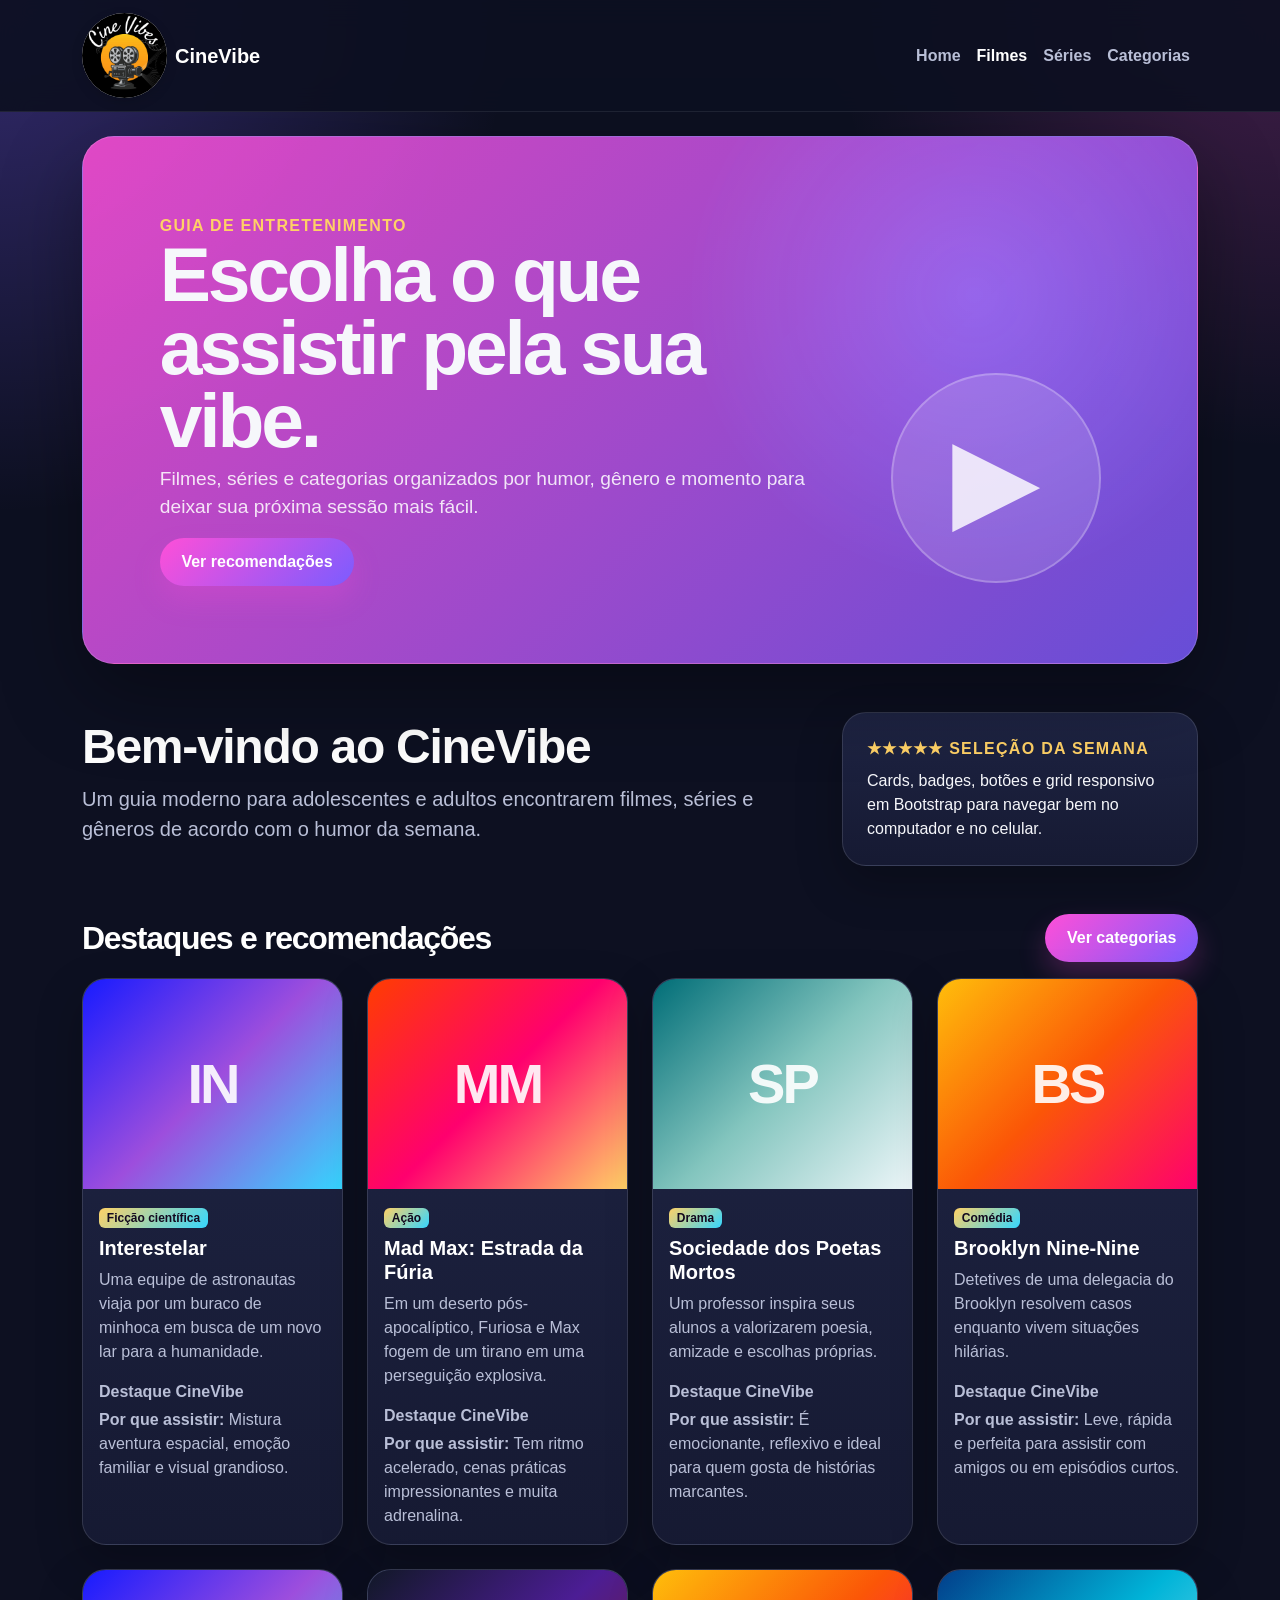
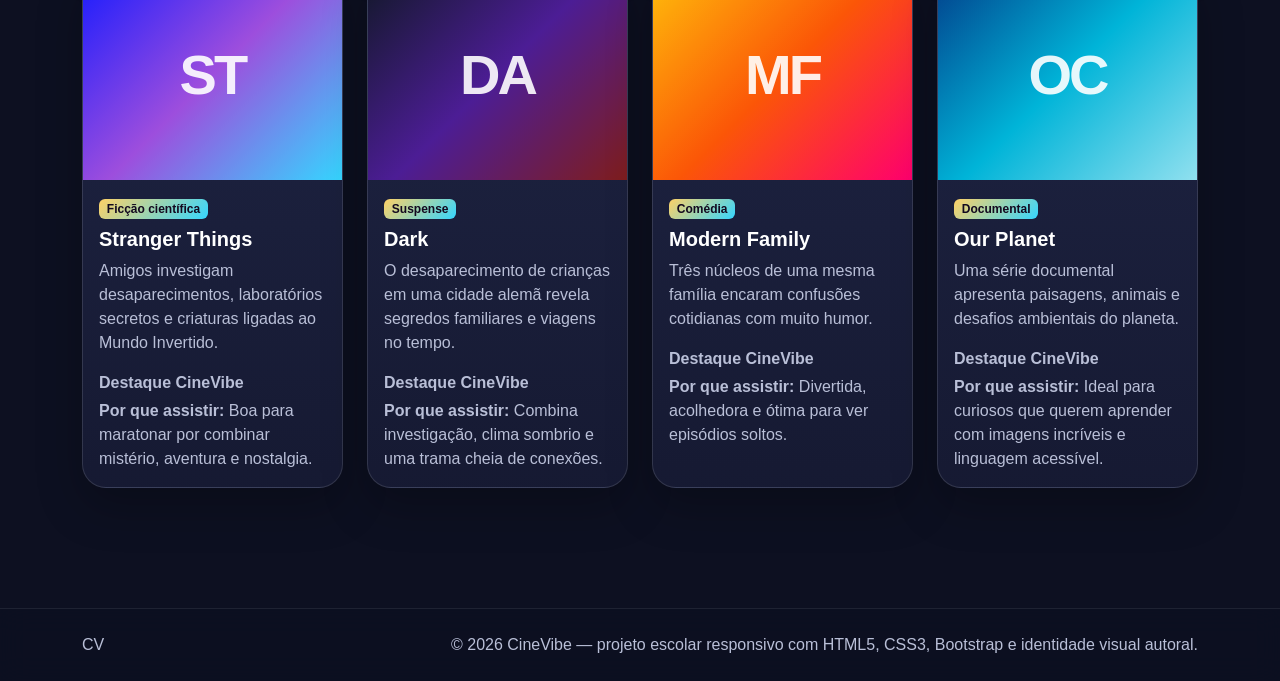
<file: CineVibes/index.html>
<!doctype html>
<html lang="pt-BR">
  <head>
    <meta charset="utf-8">
    <meta name="viewport" content="width=device-width, initial-scale=1">
    <meta
      name="description"
      content="CineVibe indica filmes e séries reais por vibe, gênero e momento."
    >
    <title>Home | CineVibe</title>
    <link
      href="https://cdn.jsdelivr.net/npm/bootstrap@5.3.3/dist/css/bootstrap.min.css"
      rel="stylesheet"
    >
    <link rel="stylesheet" href="indexstyle.css">
  </head>
  <body>
    <nav class="navbar navbar-expand-lg sticky-top">
      <div class="container">
        <a class="navbar-brand d-flex align-items-center gap-2" href="index.html" aria-label="CineVibe - página inicial">
            <span class="logo" aria-hidden="true">
                <img src="img/logo.png" alt="Logo do site"></span>
          <span class="fw-bold text-white">CineVibe</span>
        </a>
        <button
          class="navbar-toggler bg-light"
          type="button"
          data-bs-toggle="collapse"
          data-bs-target="#menu"
          aria-controls="menu"
          aria-expanded="false"
          aria-label="Abrir menu de navegação"
        >
          <span class="navbar-toggler-icon"></span>
        </button>
        <div class="collapse navbar-collapse" id="menu">
          <ul class="navbar-nav ms-auto">
            <li class="nav-item"><a class="nav-link" href="index.html">Home</a></li>
            <li class="nav-item"><a class="nav-link active" href="filmes.html">Filmes</a></li>
            <li class="nav-item"><a class="nav-link" href="series.html">Séries</a></li>
            <li class="nav-item"><a class="nav-link" href="categorias.html">Categorias</a></li>
          </ul>
        </div>
      </div>
    </nav>

    <main class="container py-4">
      <section class="hero mb-5">
        <div class="hero-content">
          <span class="eyebrow">Guia de entretenimento</span>
          <h1>Escolha o que assistir pela sua vibe.</h1>
          <p>
            Filmes, séries e categorias organizados por humor, gênero e momento
            para deixar sua próxima sessão mais fácil.
          </p>
          <a class="btn btn-vibe" href="#recomendacoes">Ver recomendações</a>
        </div>
      </section>

      <section class="row align-items-center g-4 mb-5" id="categorias">
        <div class="col-lg-8">
          <h2 class="display-5 section-title">Bem-vindo ao CineVibe</h2>
          <p class="lead">
            Um guia moderno para adolescentes e adultos encontrarem filmes,
            séries e gêneros de acordo com o humor da semana.
          </p>
        </div>
        <div class="col-lg-4">
          <div class="info-strip p-4">
            <p class="mb-2 rating">★★★★★ seleção da semana</p>
            <p class="mb-0">
              Cards, badges, botões e grid responsivo em Bootstrap para navegar
              bem no computador e no celular.
            </p>
          </div>
        </div>
      </section>

      <section class="mb-5" id="recomendacoes">
        <div class="d-flex flex-column flex-md-row justify-content-between align-items-md-center gap-3 mb-3">
          <h2 class="section-title mb-0">Destaques e recomendações</h2>
          <a class="btn btn-vibe" href="#categorias">Ver categorias</a>
        </div>

        <div class="row row-cols-1 row-cols-sm-2 row-cols-lg-4 g-4">
          <article class="col" id="filmes">
            <div class="card vibe-card poster-space">
              <div class="poster-shape">IN</div>
              <div class="card-body">
                <span class="badge badge-vibe mb-2">Ficção científica</span>
                <h3 class="h5">Interestelar</h3>
                <p>Uma equipe de astronautas viaja por um buraco de minhoca em busca de um novo lar para a humanidade.</p>
                <p class="text-muted-custom mb-1"><strong>Destaque CineVibe</strong></p>
                <p class="mb-0"><strong>Por que assistir:</strong> Mistura aventura espacial, emoção familiar e visual grandioso.</p>
              </div>
            </div>
          </article>

          <article class="col">
            <div class="card vibe-card poster-action">
              <div class="poster-shape">MM</div>
              <div class="card-body">
                <span class="badge badge-vibe mb-2">Ação</span>
                <h3 class="h5">Mad Max: Estrada da Fúria</h3>
                <p>Em um deserto pós-apocalíptico, Furiosa e Max fogem de um tirano em uma perseguição explosiva.</p>
                <p class="text-muted-custom mb-1"><strong>Destaque CineVibe</strong></p>
                <p class="mb-0"><strong>Por que assistir:</strong> Tem ritmo acelerado, cenas práticas impressionantes e muita adrenalina.</p>
              </div>
            </div>
          </article>

          <article class="col">
            <div class="card vibe-card poster-drama">
              <div class="poster-shape">SP</div>
              <div class="card-body">
                <span class="badge badge-vibe mb-2">Drama</span>
                <h3 class="h5">Sociedade dos Poetas Mortos</h3>
                <p>Um professor inspira seus alunos a valorizarem poesia, amizade e escolhas próprias.</p>
                <p class="text-muted-custom mb-1"><strong>Destaque CineVibe</strong></p>
                <p class="mb-0"><strong>Por que assistir:</strong> É emocionante, reflexivo e ideal para quem gosta de histórias marcantes.</p>
              </div>
            </div>
          </article>

          <article class="col">
            <div class="card vibe-card poster-comedy">
              <div class="poster-shape">BS</div>
              <div class="card-body">
                <span class="badge badge-vibe mb-2">Comédia</span>
                <h3 class="h5">Brooklyn Nine-Nine</h3>
                <p>Detetives de uma delegacia do Brooklyn resolvem casos enquanto vivem situações hilárias.</p>
                <p class="text-muted-custom mb-1"><strong>Destaque CineVibe</strong></p>
                <p class="mb-0"><strong>Por que assistir:</strong> Leve, rápida e perfeita para assistir com amigos ou em episódios curtos.</p>
              </div>
            </div>
          </article>

          <article class="col" id="series">
            <div class="card vibe-card poster-space">
              <div class="poster-shape">ST</div>
              <div class="card-body">
                <span class="badge badge-vibe mb-2">Ficção científica</span>
                <h3 class="h5">Stranger Things</h3>
                <p>Amigos investigam desaparecimentos, laboratórios secretos e criaturas ligadas ao Mundo Invertido.</p>
                <p class="text-muted-custom mb-1"><strong>Destaque CineVibe</strong></p>
                <p class="mb-0"><strong>Por que assistir:</strong> Boa para maratonar por combinar mistério, aventura e nostalgia.</p>
              </div>
            </div>
          </article>

          <article class="col">
            <div class="card vibe-card poster-suspense">
              <div class="poster-shape">DA</div>
              <div class="card-body">
                <span class="badge badge-vibe mb-2">Suspense</span>
                <h3 class="h5">Dark</h3>
                <p>O desaparecimento de crianças em uma cidade alemã revela segredos familiares e viagens no tempo.</p>
                <p class="text-muted-custom mb-1"><strong>Destaque CineVibe</strong></p>
                <p class="mb-0"><strong>Por que assistir:</strong> Combina investigação, clima sombrio e uma trama cheia de conexões.</p>
              </div>
            </div>
          </article>

          <article class="col">
            <div class="card vibe-card poster-comedy">
              <div class="poster-shape">MF</div>
              <div class="card-body">
                <span class="badge badge-vibe mb-2">Comédia</span>
                <h3 class="h5">Modern Family</h3>
                <p>Três núcleos de uma mesma família encaram confusões cotidianas com muito humor.</p>
                <p class="text-muted-custom mb-1"><strong>Destaque CineVibe</strong></p>
                <p class="mb-0"><strong>Por que assistir:</strong> Divertida, acolhedora e ótima para ver episódios soltos.</p>
              </div>
            </div>
          </article>

          <article class="col">
            <div class="card vibe-card poster-doc">
              <div class="poster-shape">OC</div>
              <div class="card-body">
                <span class="badge badge-vibe mb-2">Documental</span>
                <h3 class="h5">Our Planet</h3>
                <p>Uma série documental apresenta paisagens, animais e desafios ambientais do planeta.</p>
                <p class="text-muted-custom mb-1"><strong>Destaque CineVibe</strong></p>
                <p class="mb-0"><strong>Por que assistir:</strong> Ideal para curiosos que querem aprender com imagens incríveis e linguagem acessível.</p>
              </div>
            </div>
          </article>
        </div>
      </section>
    </main>

    <footer class="footer py-4 mt-5">
      <div class="container d-flex flex-column flex-md-row align-items-center justify-content-between gap-3">
        <span class="logo-mark" aria-hidden="true">CV</span>
        <p class="mb-0">© 2026 CineVibe — projeto escolar responsivo com HTML5, CSS3, Bootstrap e identidade visual autoral.</p>
      </div>
    </footer>

    <script src="https://cdn.jsdelivr.net/npm/bootstrap@5.3.3/dist/js/bootstrap.bundle.min.js"></script>
  </body>
</html>
</file>
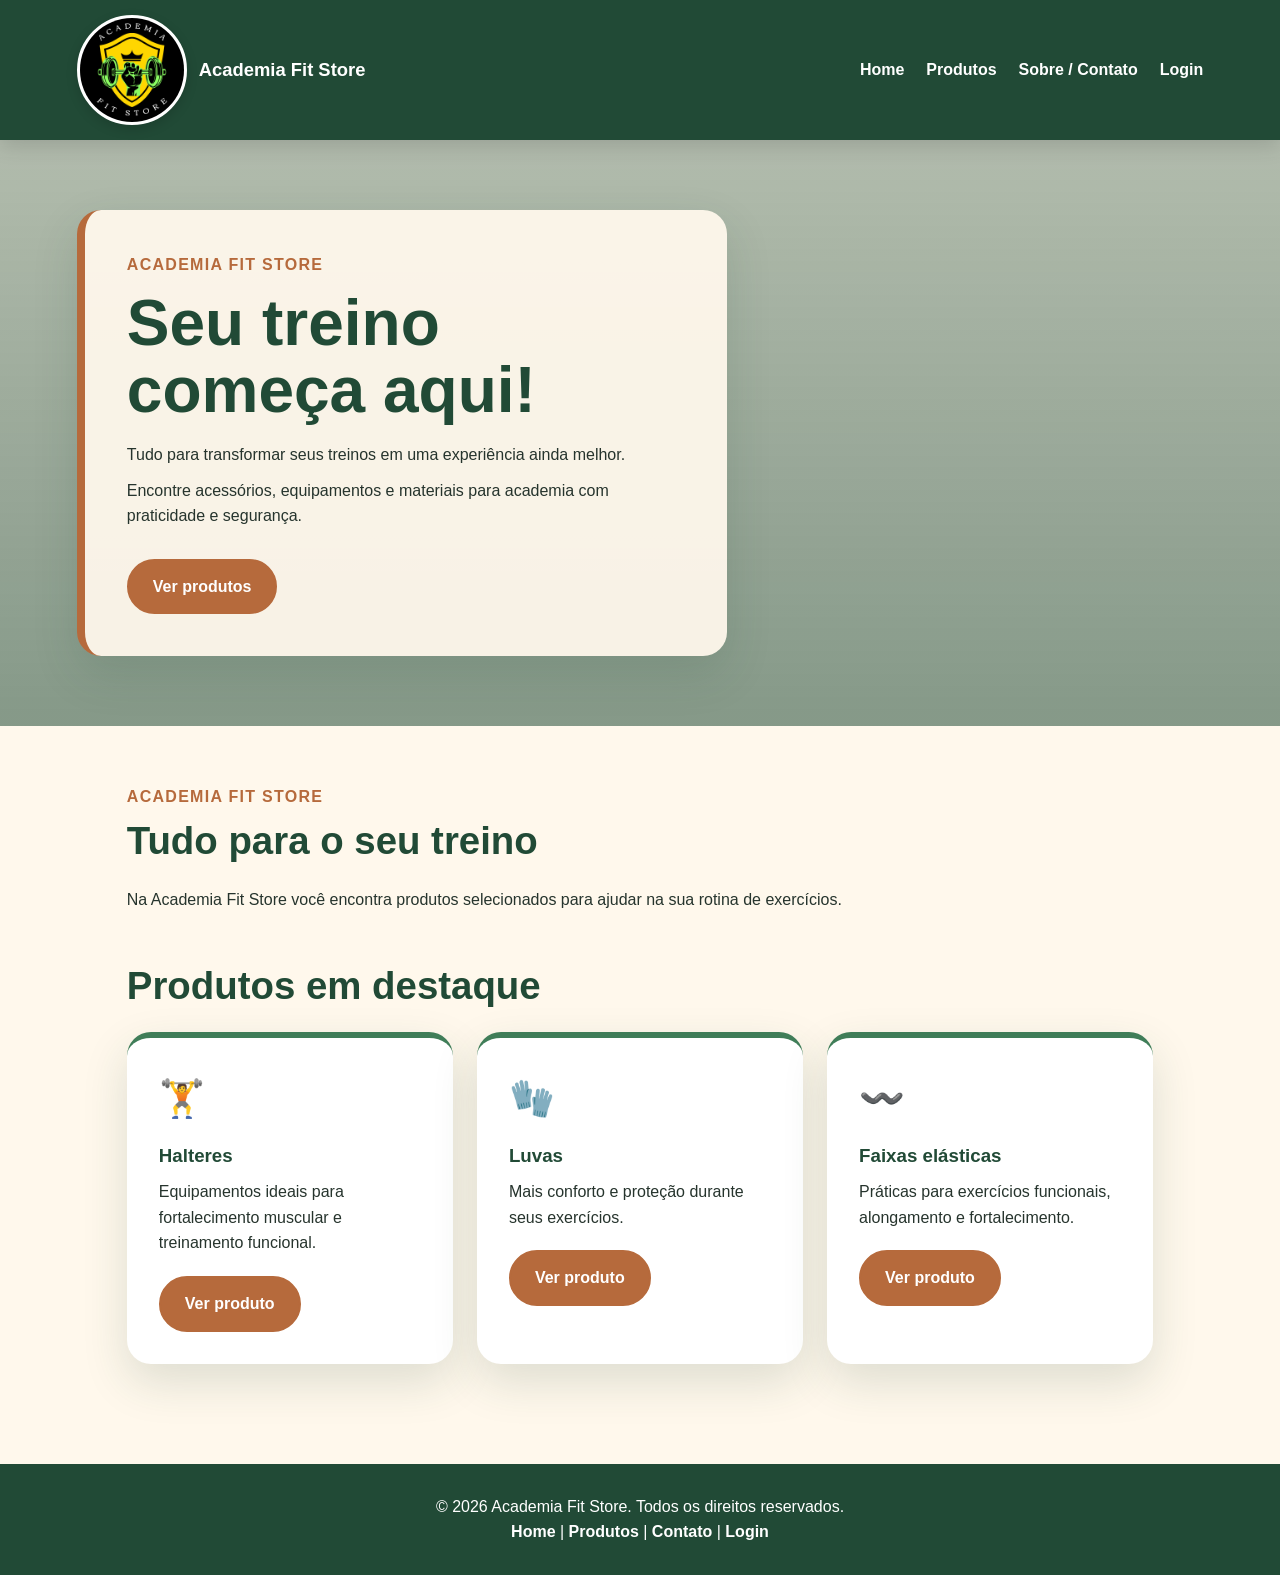
<file: fit store/index.html>
<!DOCTYPE html>
<html lang="pt-BR">

<head>
    <meta charset="UTF-8">
    <meta name="viewport" content="width=device-width, initial-scale=1.0">

    <title>Academia Fit Store | Seu treino começa aqui!</title>

    <link rel="stylesheet" href="style.css">
</head>

<body>

    <!-- =========================
         CABEÇALHO
    ========================== -->

    <header class="topo">

        <a href="index.html" class="marca">

            <div class="logo">
                <img src="img/logo.png" alt="Logo Academia Fit Store">
            </div>

            <span>Academia Fit Store</span>

        </a>

        <nav class="menu">

            <a href="index.html">Home</a>
            <a href="produtos.html">Produtos</a>
            <a href="contato.html">Sobre / Contato</a>
            <a href="login.html">Login</a>

        </nav>

    </header>


    <!-- =========================
         BANNER PRINCIPAL
    ========================== -->

    <section class="banner">

        <div class="banner-conteudo">

            <span class="tag">Academia Fit Store</span>

            <h1>
                Seu treino começa aqui!
            </h1>

            <p>
                Tudo para transformar seus treinos em uma experiência
                ainda melhor.
            </p>

            <p>
                Encontre acessórios, equipamentos e materiais para
                academia com praticidade e segurança.
            </p>

            <a href="produtos.html" class="botao">
                Ver produtos
            </a>

        </div>

    </section>


    <!-- =========================
         CONTEÚDO
    ========================== -->

    <main>

        <section class="secao">

            <span class="subtitulo">
                Academia Fit Store
            </span>

            <h2>
                Tudo para o seu treino
            </h2>

            <p>
                Na Academia Fit Store você encontra produtos selecionados
                para ajudar na sua rotina de exercícios.
            </p>

        </section>


        <!-- =========================
             PRODUTOS EM DESTAQUE
        ========================== -->

        <section class="secao">

            <h2>
                Produtos em destaque
            </h2>

            <div class="cards-servicos">

                <article class="servico">

                    <span>🏋️</span>

                    <h3>
                        Halteres
                    </h3>

                    <p>
                        Equipamentos ideais para fortalecimento muscular
                        e treinamento funcional.
                    </p>

                    <a href="produtos.html" class="botao">
                        Ver produto
                    </a>

                </article>


                <article class="servico">

                    <span>🧤</span>

                    <h3>
                        Luvas
                    </h3>

                    <p>
                        Mais conforto e proteção durante seus exercícios.
                    </p>

                    <a href="produtos.html" class="botao">
                        Ver produto
                    </a>

                </article>


                <article class="servico">

                    <span>〰️</span>

                    <h3>
                        Faixas elásticas
                    </h3>

                    <p>
                        Práticas para exercícios funcionais, alongamento
                        e fortalecimento.
                    </p>

                    <a href="produtos.html" class="botao">
                        Ver produto
                    </a>

                </article>

            </div>

        </section>

    </main>


    <!-- =========================
         RODAPÉ
    ========================== -->

    <footer>

        <p>
            &copy; 2026 Academia Fit Store.
            Todos os direitos reservados.
        </p>

        <p>
            <a href="index.html">Home</a> |
            <a href="produtos.html">Produtos</a> |
            <a href="contato.html">Contato</a> |
            <a href="login.html">Login</a>
        </p>

    </footer>


    <script src="script.js"></script>

</body>

</html>
</file>
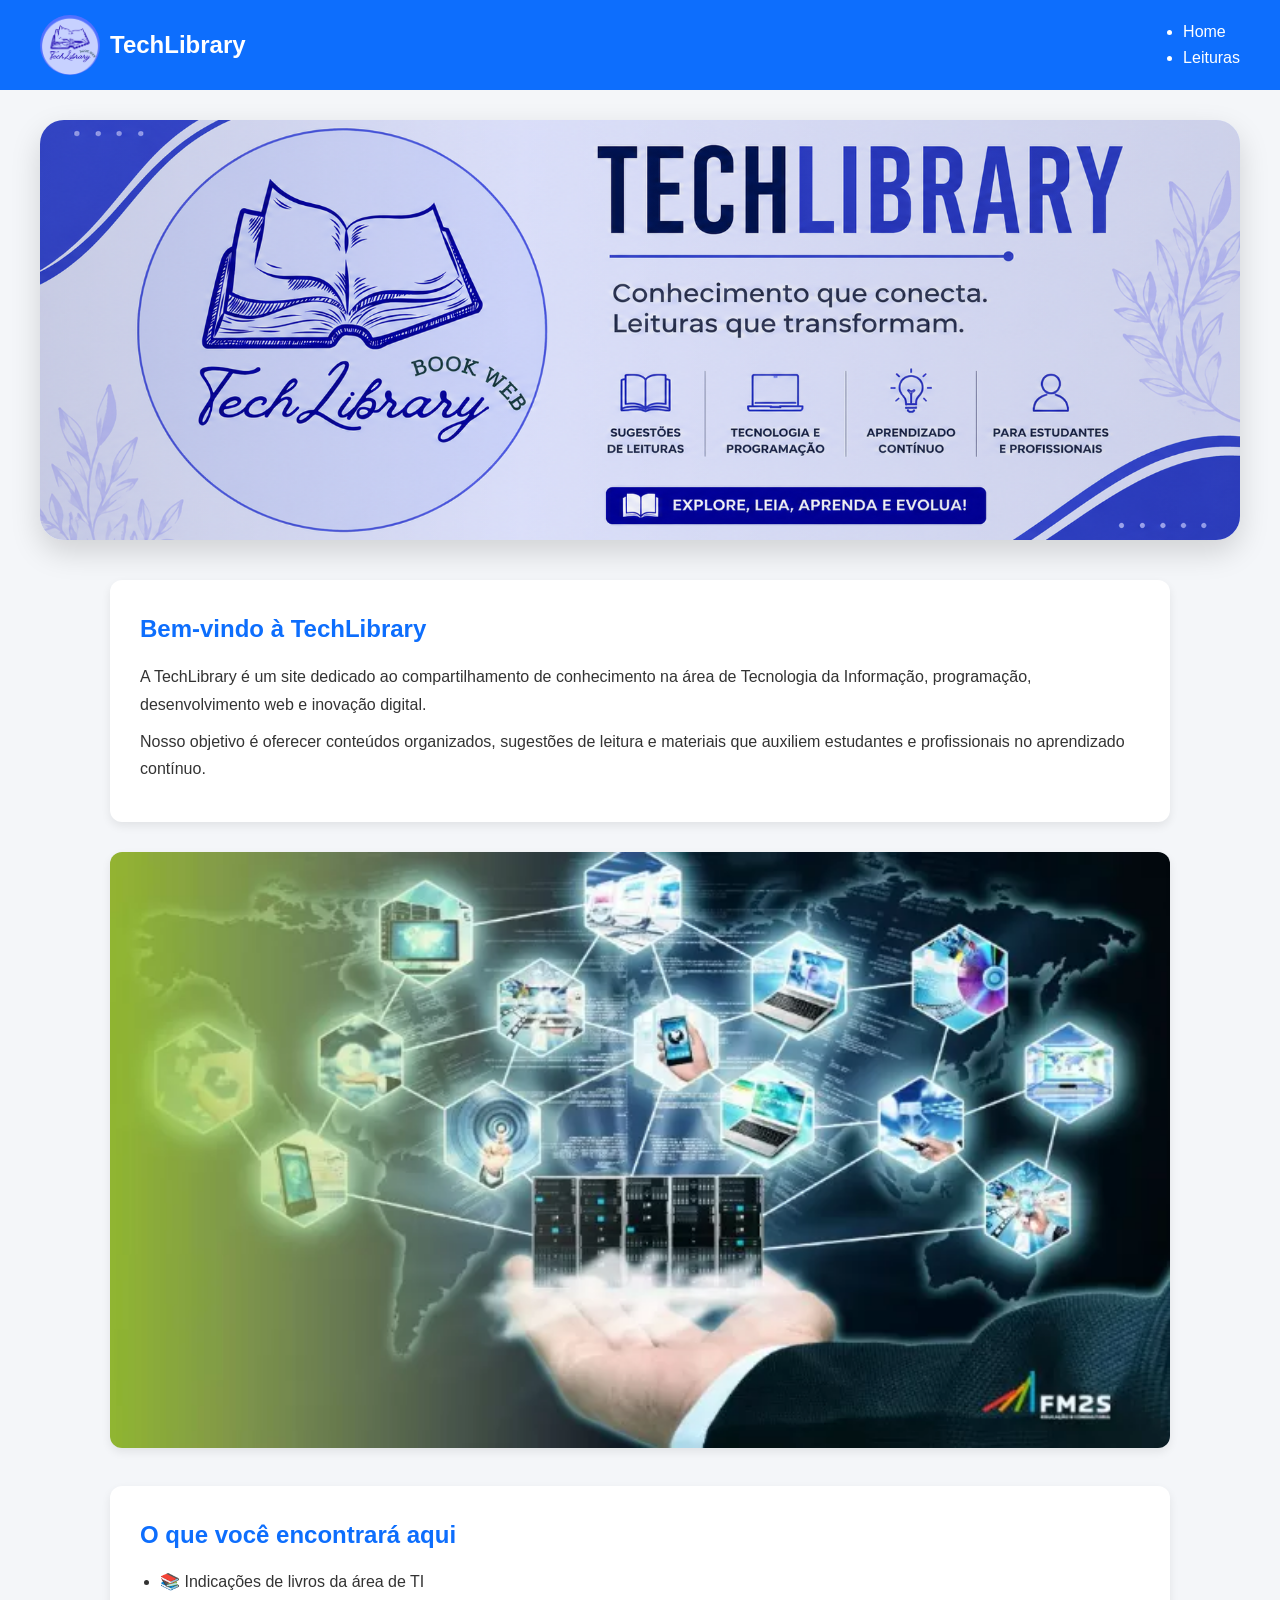
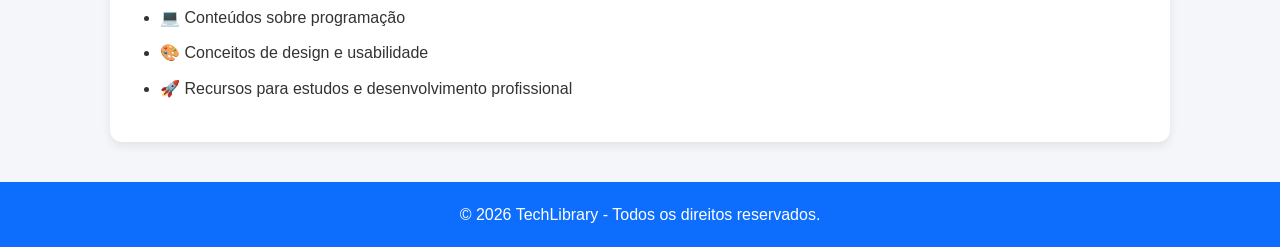
<file: pizzaria/index.html>
<!DOCTYPE html>
<html lang="pt-BR">
<head>
    <meta charset="UTF-8">
    <meta name="viewport" content="width=device-width, initial-scale=1.0">
    <title>TechLibrary | Home</title>

    <style>
      /* =========================
   RESET
========================= */

*{
    margin:0;
    padding:0;
    box-sizing:border-box;
    font-family:Arial, Helvetica, sans-serif;
}

body{
    background:#f4f6f9;
    color:#333;
    line-height:1.6;
}

/* =========================
   HEADER
========================= */

header{
    background:#0d6efd;
    color:white;
    display:flex;
    justify-content:space-between;
    align-items:center;
    padding:15px 40px;
    flex-wrap:wrap;
    gap:15px;
}

.logo{
    display:flex;
    align-items:center;
    gap:10px;
}

.logo img{
    width:60px;
    height:60px;
    object-fit:cover;
    border-radius:50%;
    background:white;
}

.logo h2{
    font-size:24px;
}

/* =========================
   MENU
========================= */

nav{
    display:flex;
    flex-wrap:wrap;
    justify-content:center;
    align-items:center;
    gap:25px;
}

nav a{
    text-decoration:none;
    color:white;
    font-weight:500;
    position:relative;
    transition:0.3s ease;
}

nav a::after{
    content:"";
    position:absolute;
    left:0;
    bottom:-5px;
    width:0;
    height:2px;
    background:white;
    transition:0.3s ease;
}

nav a:hover::after{
    width:100%;
}

nav a:hover{
    color:#dbeafe;
}

/* =========================
   BANNER
========================= */

.banner{
    width:100%;
    max-width:1200px;
    margin:30px auto;
    border-radius:24px;
    overflow:hidden;
    box-shadow:0 12px 30px rgba(0,0,0,0.15);
    background:linear-gradient(135deg,#eef2ff,#dbeafe);
    position:relative;
}

.banner img{
    width:100%;
    height:420px;
    object-fit:cover;
    display:block;
    transition:transform 0.5s ease;
}

.banner:hover img{
    transform:scale(1.03);
}

.banner::after{
    content:"";
    position:absolute;
    inset:0;
    background:linear-gradient(
        90deg,
        rgba(0,0,0,0.10) 0%,
        rgba(0,0,0,0.02) 40%,
        rgba(0,0,0,0.08) 100%
    );
    pointer-events:none;
}

/* =========================
   MAIN
========================= */

main{
    max-width:1100px;
    margin:40px auto;
    padding:0 20px;
}

/* =========================
   APRESENTAÇÃO
========================= */

.apresentacao{
    background:white;
    padding:30px;
    border-radius:12px;
    box-shadow:0 4px 10px rgba(0,0,0,0.08);
    margin-bottom:30px;
}

.apresentacao h1{
    color:#0d6efd;
    margin-bottom:15px;
}

.apresentacao p{
    line-height:1.7;
    margin-bottom:10px;
}

/* =========================
   IMAGEM DESTAQUE
========================= */

.imagem-destaque{
    margin-bottom:30px;
}

.imagem-destaque img{
    width:100%;
    border-radius:12px;
    box-shadow:0 4px 10px rgba(0,0,0,0.08);
}

/* =========================
   DESTAQUES
========================= */

.destaques{
    background:white;
    padding:30px;
    border-radius:12px;
    box-shadow:0 4px 10px rgba(0,0,0,0.08);
}

.destaques h2{
    color:#0d6efd;
    margin-bottom:15px;
}

.destaques ul{
    padding-left:20px;
}

.destaques li{
    margin-bottom:10px;
}

/* =========================
   FOOTER
========================= */

footer{
    background:#0d6efd;
    color:white;
    text-align:center;
    padding:20px;
    margin-top:40px;
}

/* =========================
   RESPONSIVO
========================= */

@media (max-width:992px){
    .banner img{
        height:320px;
    }
}

@media (max-width:768px){

    header{
        flex-direction:column;
        text-align:center;
    }

    nav{
        gap:18px;
    }

    .banner{
        margin:20px 15px;
        border-radius:18px;
    }

    .banner img{
        height:240px;
    }

    .logo h2{
        font-size:22px;
    }
}

@media (max-width:480px){

    .banner{
        margin:16px 12px;
        border-radius:14px;
    }

    .banner img{
        height:180px;
    }

    .apresentacao,
    .destaques{
        padding:22px;
    }

    .logo h2{
        font-size:20px;
    }
}
    </style>
</head>

<body>

    <header>
        <div class="logo">
            <img src="img/logo.png" alt="Logo do site">
            <h2>TechLibrary</h2>
        </div>

        <nav>
            <ul>
                <li><a href="index.html">Home</a></li>
                <li><a href="leituras.html">Leituras</a></li>
            </ul>
        </nav>
    </header>

    <section class="banner">
        <img src="img/banner.png" alt="Banner do site">
    </section>

    <main>

        <section class="apresentacao">
            <h1>Bem-vindo à TechLibrary</h1>

            <p>
                A TechLibrary é um site dedicado ao compartilhamento de conhecimento
                na área de Tecnologia da Informação, programação, desenvolvimento web
                e inovação digital.
            </p>

            <p>
                Nosso objetivo é oferecer conteúdos organizados, sugestões de leitura
                e materiais que auxiliem estudantes e profissionais no aprendizado contínuo.
            </p>
        </section>

        <section class="imagem-destaque">
            <img src="img/tec.webp" alt="Imagem de tecnologia">
        </section>

        <section class="destaques">
            <h2>O que você encontrará aqui</h2>

            <ul>
                <li>📚 Indicações de livros da área de TI</li>
                <li>💻 Conteúdos sobre programação</li>
                <li>🎨 Conceitos de design e usabilidade</li>
                <li>🚀 Recursos para estudos e desenvolvimento profissional</li>
            </ul>
        </section>

    </main>

    <footer>
        <p>&copy; 2026 TechLibrary - Todos os direitos reservados.</p>
    </footer>

</body>
</html>
</file>
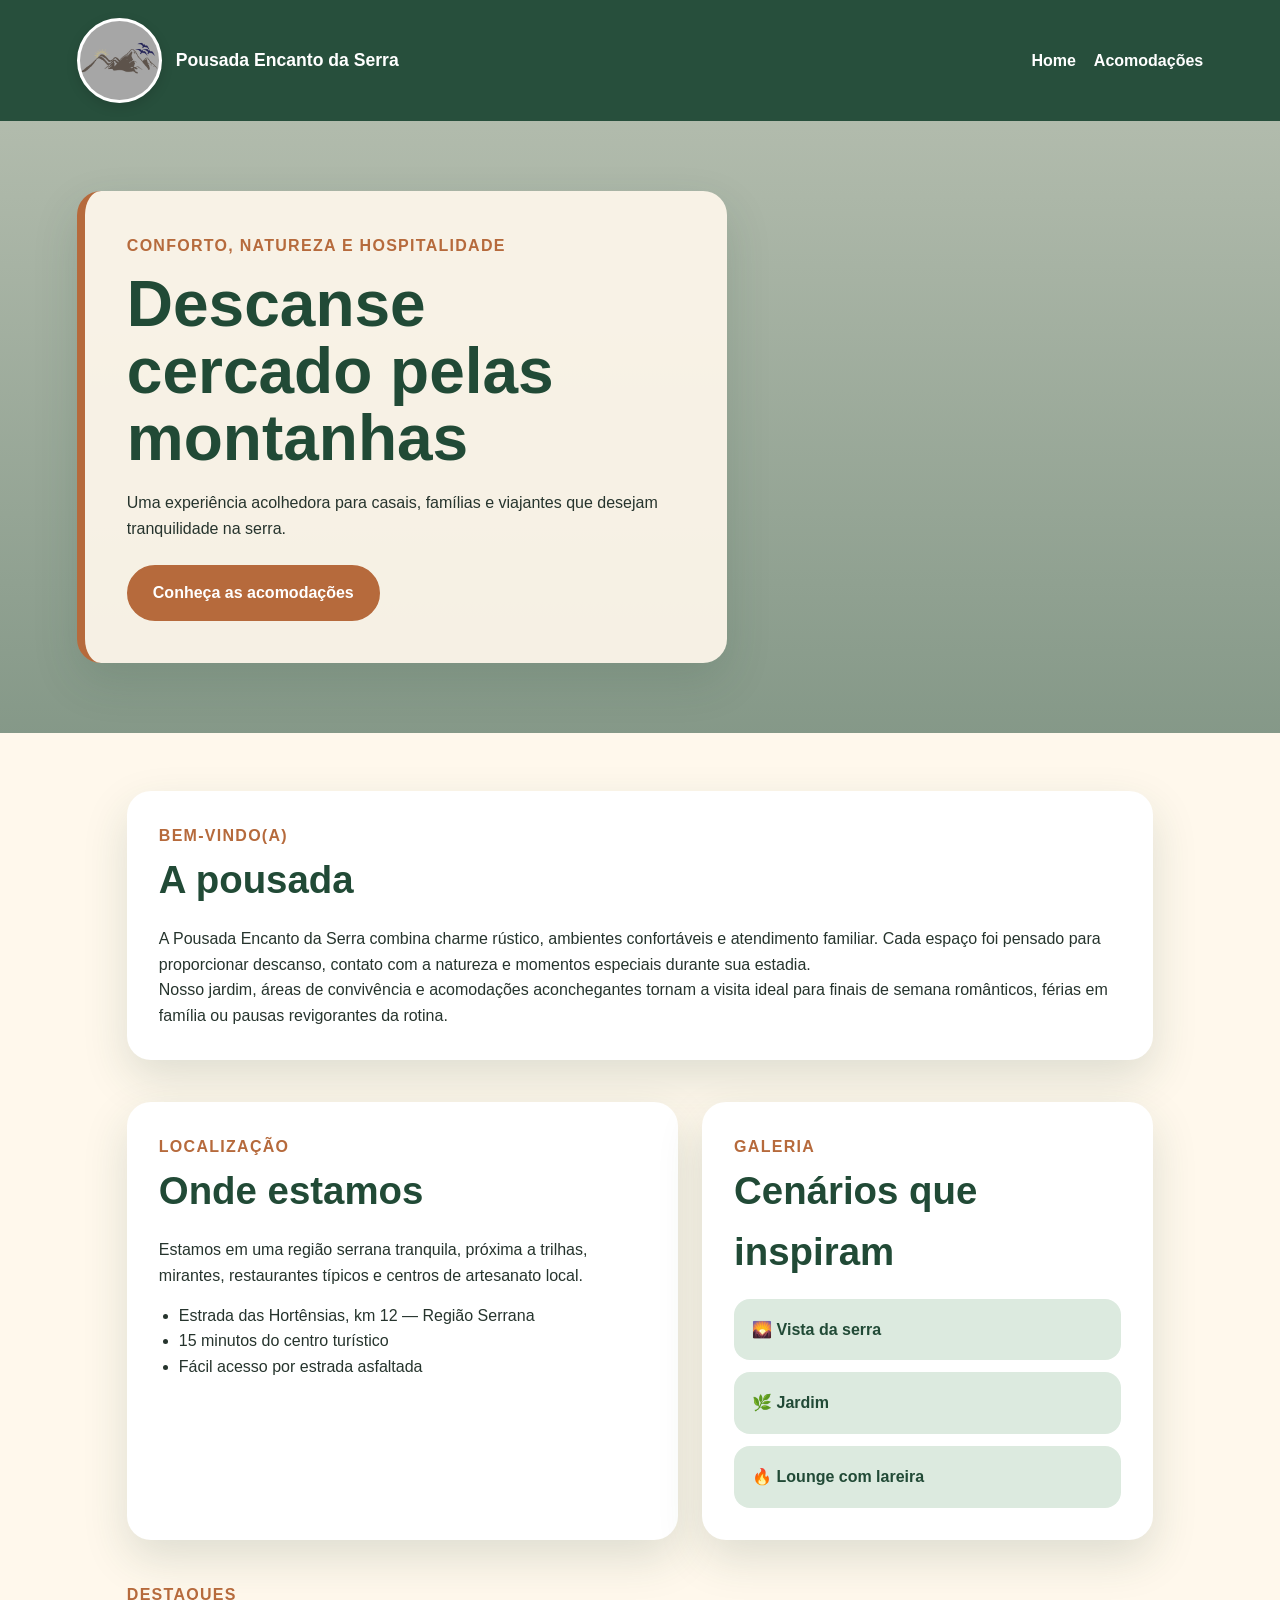
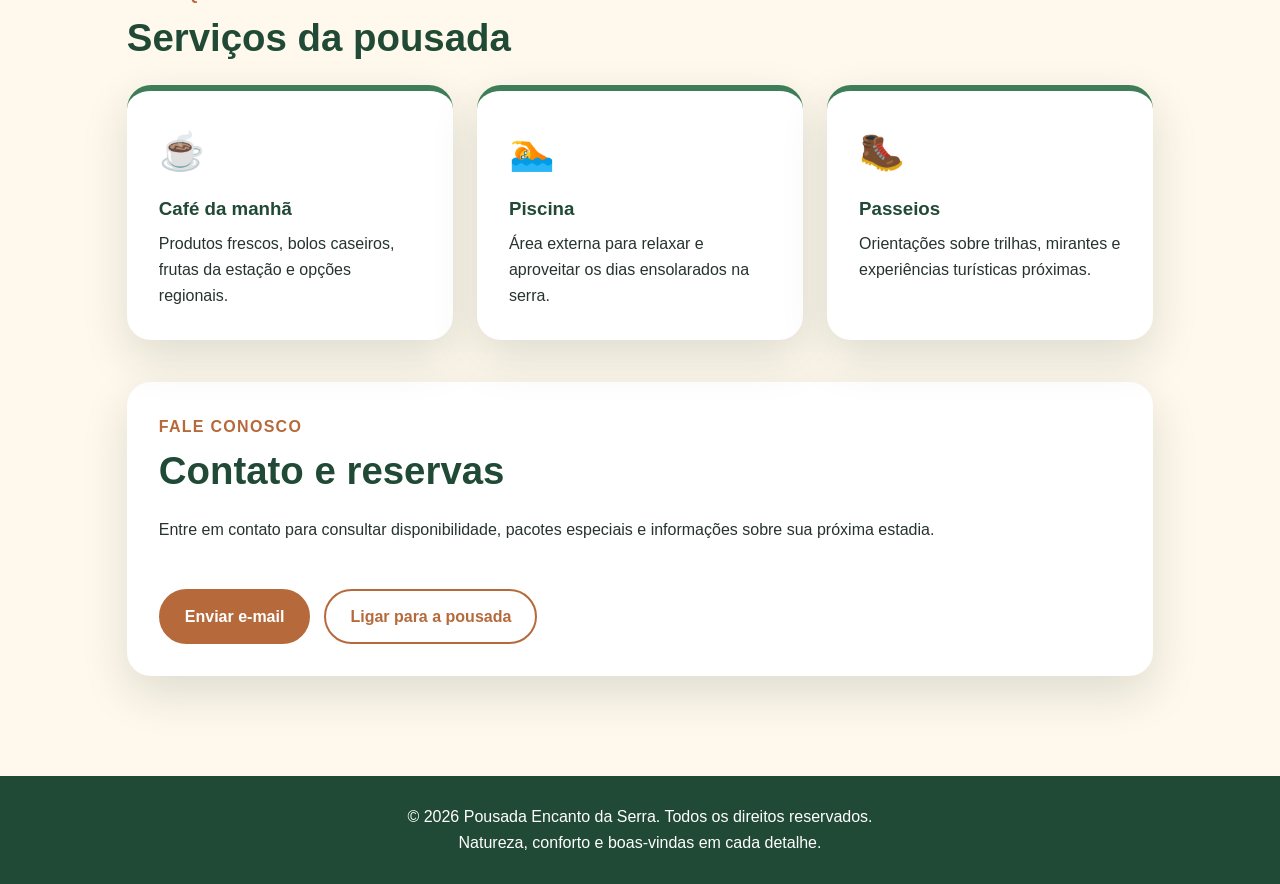
<file: Pousada/index.html>
<!DOCTYPE html>
<html lang="pt-BR">
<head>
    <meta charset="UTF-8">
    <meta name="viewport" content="width=device-width, initial-scale=1.0">
    <title>Pousada Encanto da Serra | Home</title>
    <link rel="stylesheet" href="pousadastyle.css">
</head>
<body>
    <header class="topo" id="home">
        <a class="marca" href="index.html" aria-label="Página inicial da Pousada Encanto da Serra">
            <span class="logo" aria-hidden="true">
                <img src="img/logo.png" alt="Logo do site">
            </span>
            <span>Pousada Encanto da Serra</span>
        </a>

        <nav class="menu" aria-label="Menu principal">
            <a href="index.html">Home</a>
            <a href="acomodacoes.html">Acomodações</a>
        </nav>
    </header>

    <section class="banner" aria-label="Banner principal">
        <div class="banner-conteudo">
            <p class="tag">Conforto, natureza e hospitalidade</p>
            <h1>Descanse cercado pelas montanhas</h1>
            <p>Uma experiência acolhedora para casais, famílias e viajantes que desejam tranquilidade na serra.</p>
            <a class="botao" href="acomodacoes.html">Conheça as acomodações</a>
        </div>
    </section>

    <main>
        <section class="secao card" id="pousada">
            <p class="subtitulo">Bem-vindo(a)</p>
            <h2>A pousada</h2>
            <p>A Pousada Encanto da Serra combina charme rústico, ambientes confortáveis e atendimento familiar. Cada espaço foi pensado para proporcionar descanso, contato com a natureza e momentos especiais durante sua estadia.</p>
            <p>Nosso jardim, áreas de convivência e acomodações aconchegantes tornam a visita ideal para finais de semana românticos, férias em família ou pausas revigorantes da rotina.</p>
        </section>

        <section class="secao grade-dupla" aria-label="Localização e galeria">
            <article class="card localizacao">
                <p class="subtitulo">Localização</p>
                <h2>Onde estamos</h2>
                <p>Estamos em uma região serrana tranquila, próxima a trilhas, mirantes, restaurantes típicos e centros de artesanato local.</p>
                <ul>
                    <li>Estrada das Hortênsias, km 12 — Região Serrana</li>
                    <li>15 minutos do centro turístico</li>
                    <li>Fácil acesso por estrada asfaltada</li>
                </ul>
            </article>

            <article class="card galeria" id="galeria">
                <p class="subtitulo">Galeria</p>
                <h2>Cenários que inspiram</h2>
                <div class="fotos">
                    <span>🌄 Vista da serra</span>
                    <span>🌿 Jardim</span>
                    <span>🔥 Lounge com lareira</span>
                </div>
            </article>
        </section>

        <section class="secao" id="servicos">
            <p class="subtitulo">Destaques</p>
            <h2>Serviços da pousada</h2>
            <div class="cards-servicos">
                <article class="servico">
                    <span>☕</span>
                    <h3>Café da manhã</h3>
                    <p>Produtos frescos, bolos caseiros, frutas da estação e opções regionais.</p>
                </article>
                <article class="servico">
                    <span>🏊</span>
                    <h3>Piscina</h3>
                    <p>Área externa para relaxar e aproveitar os dias ensolarados na serra.</p>
                </article>
                <article class="servico">
                    <span>🥾</span>
                    <h3>Passeios</h3>
                    <p>Orientações sobre trilhas, mirantes e experiências turísticas próximas.</p>
                </article>
            </div>
        </section>

        <section class="secao contato card" id="contato">
            <p class="subtitulo">Fale conosco</p>
            <h2>Contato e reservas</h2>
            <p>Entre em contato para consultar disponibilidade, pacotes especiais e informações sobre sua próxima estadia.</p>
            <div class="contato-links">
                <a class="botao" href="mailto:reservas@encantodaserra.com.br">Enviar e-mail</a>
                <a class="botao botao-secundario" href="tel:+550000000000">Ligar para a pousada</a>
            </div>
        </section>
    </main>

    <footer>
        <p>&copy; 2026 Pousada Encanto da Serra. Todos os direitos reservados.</p>
        <p>Natureza, conforto e boas-vindas em cada detalhe.</p>
    </footer>
</body>
</html>
</file>
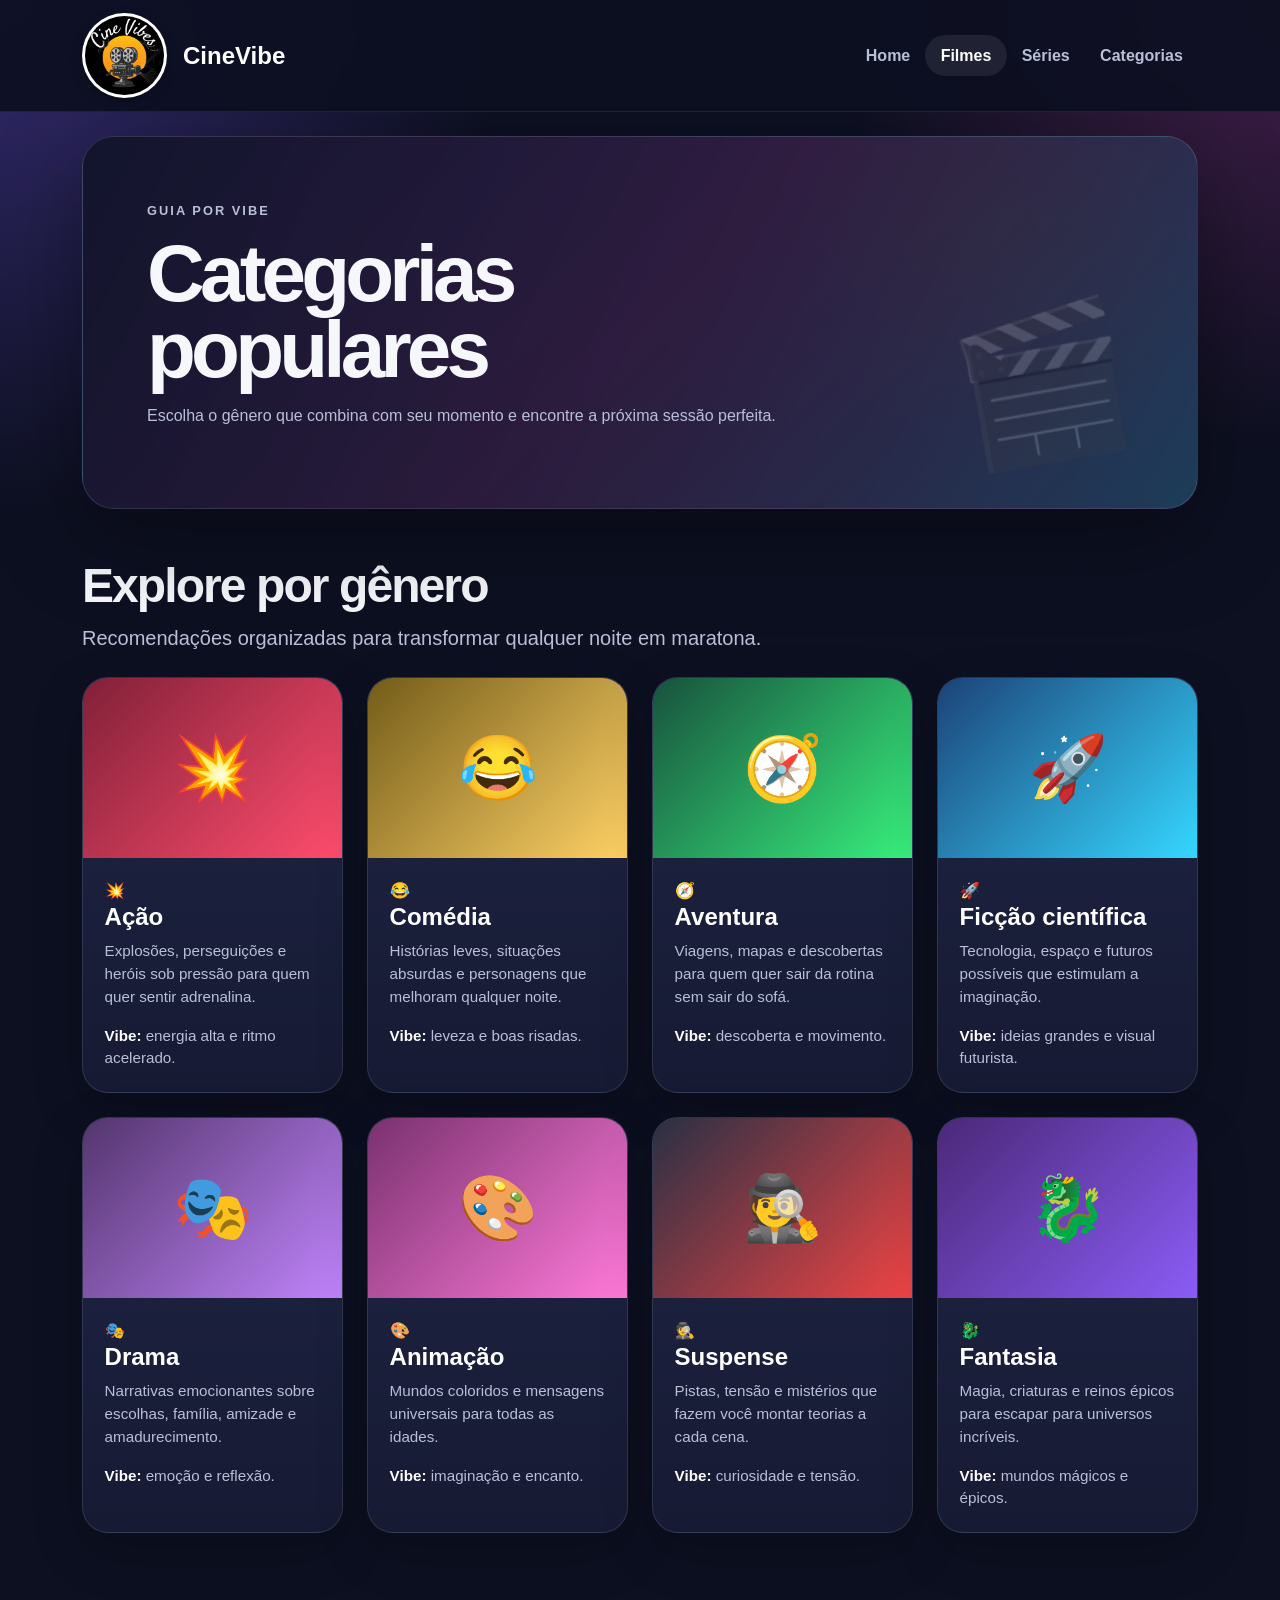
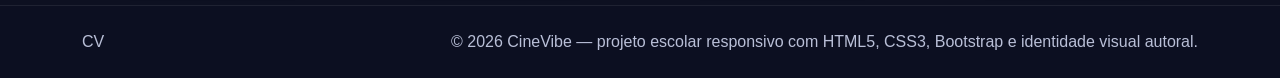
<file: CineVibes/categorias.html>
<!doctype html>
<html lang="pt-BR">
  <head>
    <meta charset="utf-8">
    <meta name="viewport" content="width=device-width, initial-scale=1">
    <meta name="description" content="CineVibe indica filmes e séries por vibe, gênero e momento.">
    <title>Categorias | CineVibe</title>
    <link href="https://cdn.jsdelivr.net/npm/bootstrap@5.3.3/dist/css/bootstrap.min.css" rel="stylesheet">
    <link rel="stylesheet" href="catstyle.css">
  </head>
  <body>
    <nav class="navbar navbar-expand-lg sticky-top">
      <div class="container">
        <a class="navbar-brand d-flex align-items-center gap-3" href="index.html" aria-label="Página inicial do CineVibe"> <div class="logo"> <img src="img/logo.png" alt="Logo do CineVibe"> </div> <span class="fw-bold text-white fs-4">CineVibe</span> </a>
        <button class="navbar-toggler bg-light" type="button" data-bs-toggle="collapse" data-bs-target="#menu" aria-controls="menu" aria-expanded="false" aria-label="Abrir menu">
          <span class="navbar-toggler-icon"></span>
        </button>
        <div class="collapse navbar-collapse" id="menu">
          <ul class="navbar-nav ms-auto">
            <li class="nav-item"><a class="nav-link" href="index.html">Home</a></li>
          <li class="nav-item"><a class="nav-link active" href="filmes.html">Filmes</a></li>
          <li class="nav-item"><a class="nav-link" href="series.html">Séries</a></li>
          <li class="nav-item"><a class="nav-link" href="categorias.html">Categorias</a></li>
          </ul>
        </div>
      </div>
    </nav>

    <main class="container py-4">
      <section class="hero mb-5" aria-label="Banner da página de categorias">
        <div class="hero-content">
          <p class="eyebrow">Guia por vibe</p>
          <h1>Categorias populares</h1>
          <p>Escolha o gênero que combina com seu momento e encontre a próxima sessão perfeita.</p>
        </div>
      </section>

      <section class="mb-4">
        <h2 class="display-5 section-title">Explore por gênero</h2>
        <p class="lead">Recomendações organizadas para transformar qualquer noite em maratona.</p>
      </section>

      <section class="row row-cols-1 row-cols-sm-2 row-cols-lg-4 g-4">
        <article class="col">
          <div class="card vibe-card action">
            <div class="poster" aria-hidden="true">💥</div>
            <div class="card-body">
              <div class="category-icon">💥</div>
              <h3 class="h4">Ação</h3>
              <p>Explosões, perseguições e heróis sob pressão para quem quer sentir adrenalina.</p>
              <p class="mb-0"><strong>Vibe:</strong> energia alta e ritmo acelerado.</p>
            </div>
          </div>
        </article>
        <article class="col">
          <div class="card vibe-card comedy">
            <div class="poster" aria-hidden="true">😂</div>
            <div class="card-body">
              <div class="category-icon">😂</div>
              <h3 class="h4">Comédia</h3>
              <p>Histórias leves, situações absurdas e personagens que melhoram qualquer noite.</p>
              <p class="mb-0"><strong>Vibe:</strong> leveza e boas risadas.</p>
            </div>
          </div>
        </article>
        <article class="col">
          <div class="card vibe-card adventure">
            <div class="poster" aria-hidden="true">🧭</div>
            <div class="card-body">
              <div class="category-icon">🧭</div>
              <h3 class="h4">Aventura</h3>
              <p>Viagens, mapas e descobertas para quem quer sair da rotina sem sair do sofá.</p>
              <p class="mb-0"><strong>Vibe:</strong> descoberta e movimento.</p>
            </div>
          </div>
        </article>
        <article class="col">
          <div class="card vibe-card sci-fi">
            <div class="poster" aria-hidden="true">🚀</div>
            <div class="card-body">
              <div class="category-icon">🚀</div>
              <h3 class="h4">Ficção científica</h3>
              <p>Tecnologia, espaço e futuros possíveis que estimulam a imaginação.</p>
              <p class="mb-0"><strong>Vibe:</strong> ideias grandes e visual futurista.</p>
            </div>
          </div>
        </article>
        <article class="col">
          <div class="card vibe-card drama">
            <div class="poster" aria-hidden="true">🎭</div>
            <div class="card-body">
              <div class="category-icon">🎭</div>
              <h3 class="h4">Drama</h3>
              <p>Narrativas emocionantes sobre escolhas, família, amizade e amadurecimento.</p>
              <p class="mb-0"><strong>Vibe:</strong> emoção e reflexão.</p>
            </div>
          </div>
        </article>
        <article class="col">
          <div class="card vibe-card animation">
            <div class="poster" aria-hidden="true">🎨</div>
            <div class="card-body">
              <div class="category-icon">🎨</div>
              <h3 class="h4">Animação</h3>
              <p>Mundos coloridos e mensagens universais para todas as idades.</p>
              <p class="mb-0"><strong>Vibe:</strong> imaginação e encanto.</p>
            </div>
          </div>
        </article>
        <article class="col">
          <div class="card vibe-card thriller">
            <div class="poster" aria-hidden="true">🕵️</div>
            <div class="card-body">
              <div class="category-icon">🕵️</div>
              <h3 class="h4">Suspense</h3>
              <p>Pistas, tensão e mistérios que fazem você montar teorias a cada cena.</p>
              <p class="mb-0"><strong>Vibe:</strong> curiosidade e tensão.</p>
            </div>
          </div>
        </article>
        <article class="col">
          <div class="card vibe-card fantasy">
            <div class="poster" aria-hidden="true">🐉</div>
            <div class="card-body">
              <div class="category-icon">🐉</div>
              <h3 class="h4">Fantasia</h3>
              <p>Magia, criaturas e reinos épicos para escapar para universos incríveis.</p>
              <p class="mb-0"><strong>Vibe:</strong> mundos mágicos e épicos.</p>
            </div>
          </div>
        </article>
      </section>
    </main>

    <footer class="footer py-4 mt-5">
      <div class="container d-flex flex-column flex-md-row align-items-center justify-content-between gap-3">
        <span class="brand-logo logo-small" aria-hidden="true">CV</span>
        <p class="mb-0">© 2026 CineVibe — projeto escolar responsivo com HTML5, CSS3, Bootstrap e identidade visual autoral.</p>
      </div>
    </footer>
    <script src="https://cdn.jsdelivr.net/npm/bootstrap@5.3.3/dist/js/bootstrap.bundle.min.js"></script>
  </body>
</html>
</file>
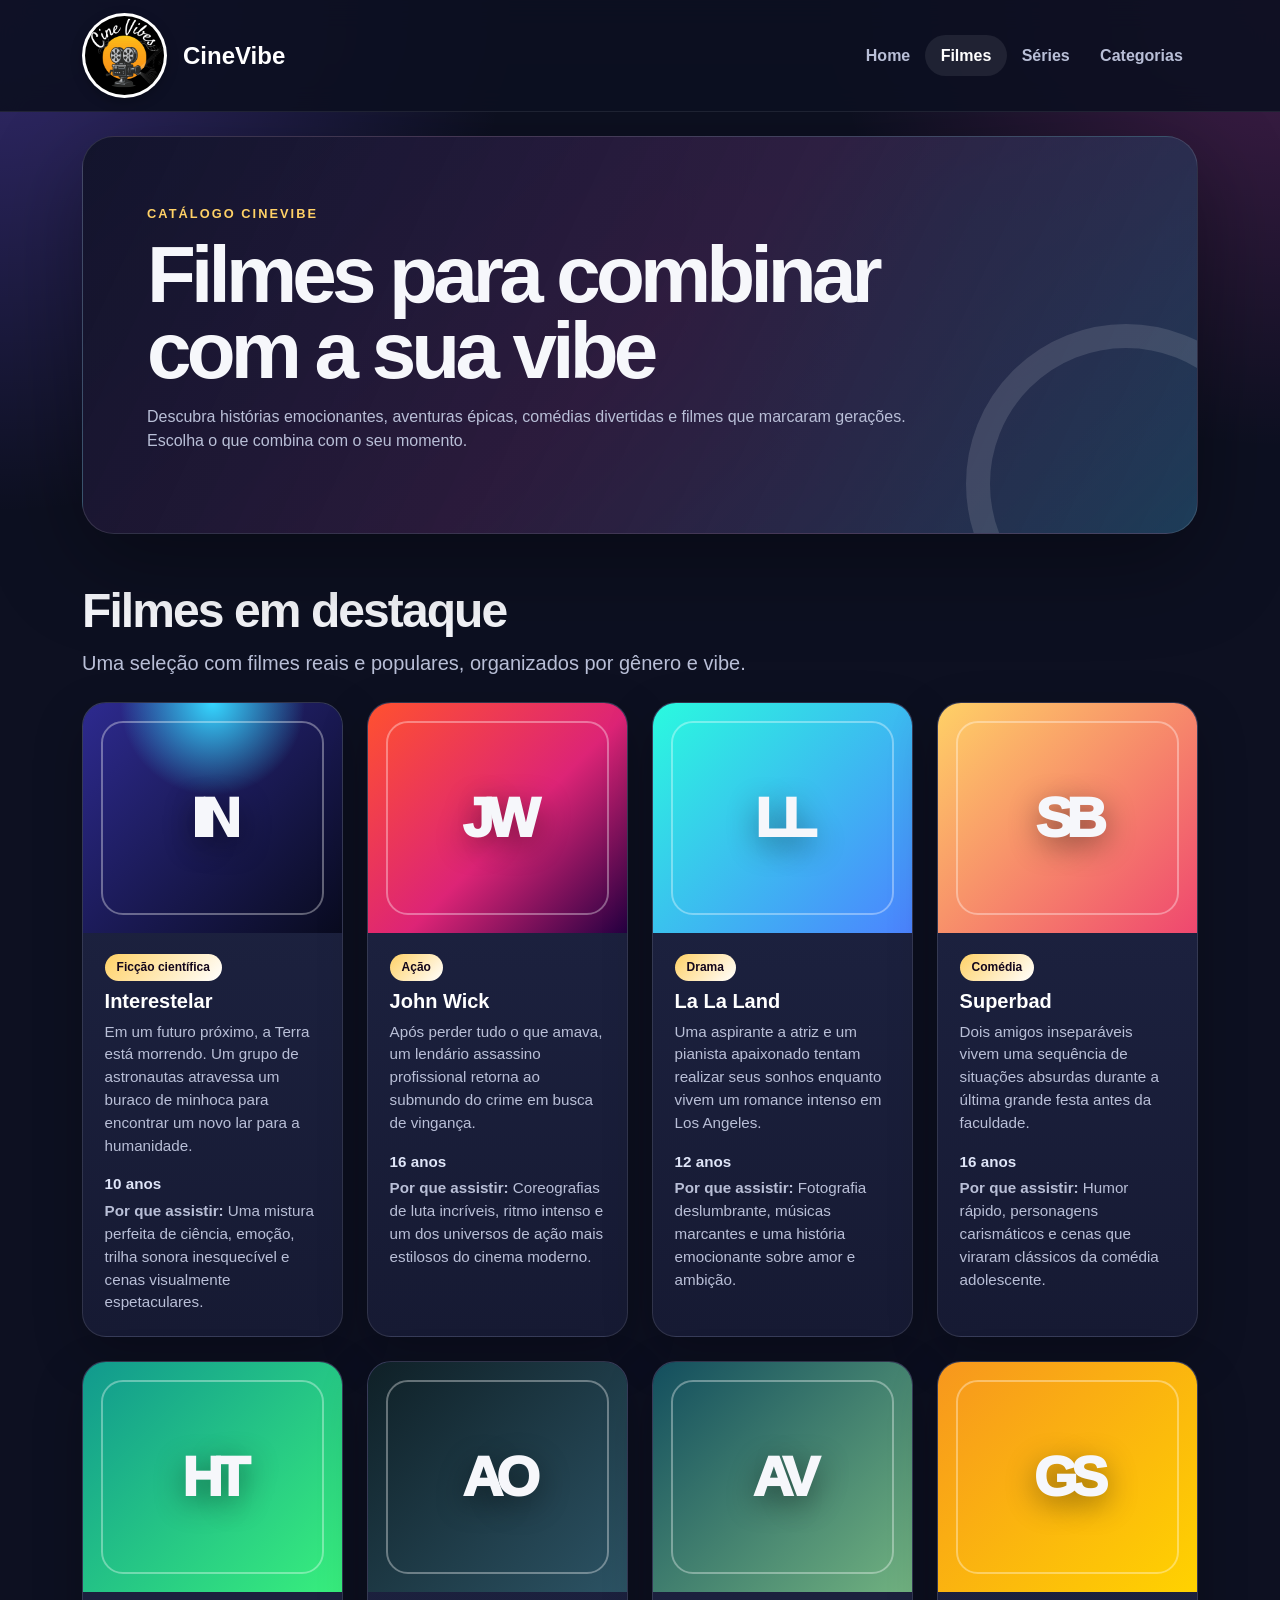
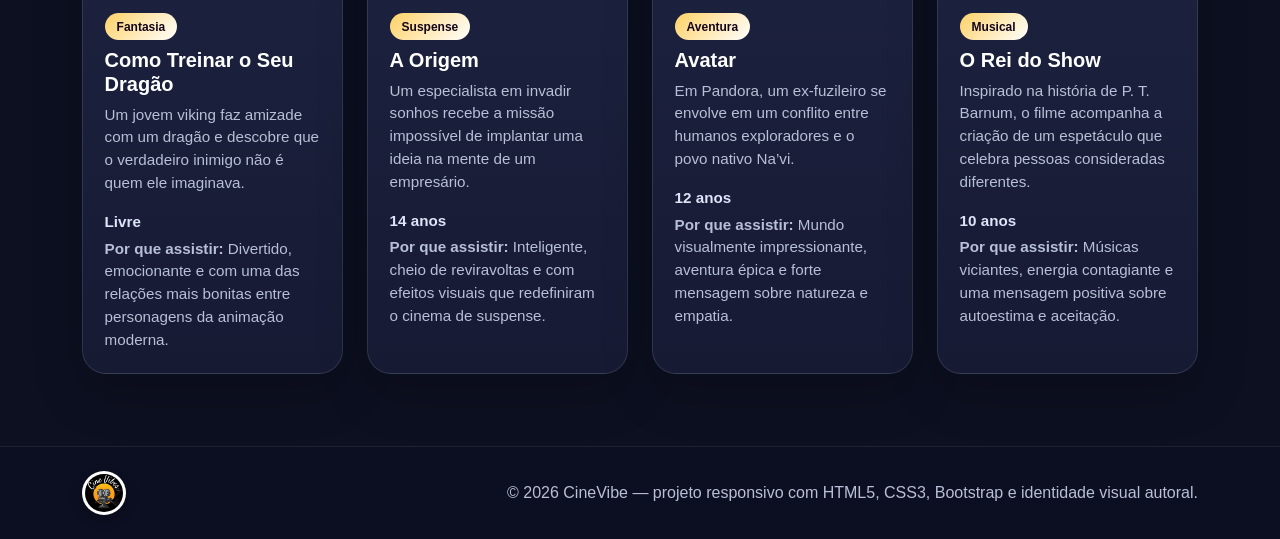
<file: CineVibes/filmes.html>
<!doctype html>
<html lang="pt-BR">
<head>
  <meta charset="utf-8">
  <meta name="viewport" content="width=device-width, initial-scale=1">
  <meta name="description" content="CineVibe indica filmes e séries por vibe, gênero e momento.">

  <title>Filmes | CineVibe</title>

  <link href="https://cdn.jsdelivr.net/npm/bootstrap@5.3.3/dist/css/bootstrap.min.css" rel="stylesheet">
  <link rel="stylesheet" href="filmestyle.css">
</head>

<body>

  <!-- NAVBAR -->
  <nav class="navbar navbar-expand-lg sticky-top">
    <div class="container">

      <a class="navbar-brand d-flex align-items-center gap-3" href="index.html">
        <div class="logo">
          <img src="img/logo.png" alt="Logo do CineVibe">
        </div>
        <span class="fw-bold text-white fs-4">CineVibe</span>
      </a>

      <button
        class="navbar-toggler bg-light"
        type="button"
        data-bs-toggle="collapse"
        data-bs-target="#menu"
        aria-controls="menu"
        aria-expanded="false"
        aria-label="Abrir menu"
      >
        <span class="navbar-toggler-icon"></span>
      </button>

      <div class="collapse navbar-collapse" id="menu">
        <ul class="navbar-nav ms-auto">
          <li class="nav-item"><a class="nav-link" href="index.html">Home</a></li>
          <li class="nav-item"><a class="nav-link active" href="filmes.html">Filmes</a></li>
          <li class="nav-item"><a class="nav-link" href="series.html">Séries</a></li>
          <li class="nav-item"><a class="nav-link" href="categorias.html">Categorias</a></li>
        </ul>
      </div>

    </div>
  </nav>

  <!-- CONTEÚDO -->
  <main class="container py-4">

    <section class="hero mb-5">
      <div class="hero-content">
        <span class="hero-kicker">Catálogo CineVibe</span>

        <h1>Filmes para combinar com a sua vibe</h1>

        <p>
          Descubra histórias emocionantes, aventuras épicas, comédias divertidas
          e filmes que marcaram gerações. Escolha o que combina com o seu momento.
        </p>
      </div>
    </section>

    <section class="mb-4 intro">
      <h2 class="display-5 section-title">Filmes em destaque</h2>
      <p class="lead">
        Uma seleção com filmes reais e populares, organizados por gênero e vibe.
      </p>
    </section>

    <section class="row row-cols-1 row-cols-sm-2 row-cols-lg-4 g-4 movie-grid">

      <!-- Interestelar -->
      <article class="col">
        <div class="card vibe-card">
          <div class="poster poster-orbita"><span>IN</span></div>

          <div class="card-body">
            <span class="badge badge-vibe mb-2">Ficção científica</span>

            <h3 class="h5">Interestelar</h3>

            <p>
              Em um futuro próximo, a Terra está morrendo. Um grupo de astronautas
              atravessa um buraco de minhoca para encontrar um novo lar para a humanidade.
            </p>

            <p class="text-muted-custom mb-1"><strong>10 anos</strong></p>

            <p class="mb-0">
              <strong>Por que assistir:</strong>
              Uma mistura perfeita de ciência, emoção, trilha sonora inesquecível
              e cenas visualmente espetaculares.
            </p>
          </div>
        </div>
      </article>

      <!-- John Wick -->
      <article class="col">
        <div class="card vibe-card">
          <div class="poster poster-rua"><span>JW</span></div>

          <div class="card-body">
            <span class="badge badge-vibe mb-2">Ação</span>

            <h3 class="h5">John Wick</h3>

            <p>
              Após perder tudo o que amava, um lendário assassino profissional
              retorna ao submundo do crime em busca de vingança.
            </p>

            <p class="text-muted-custom mb-1"><strong>16 anos</strong></p>

            <p class="mb-0">
              <strong>Por que assistir:</strong>
              Coreografias de luta incríveis, ritmo intenso e um dos universos
              de ação mais estilosos do cinema moderno.
            </p>
          </div>
        </div>
      </article>

      <!-- La La Land -->
      <article class="col">
        <div class="card vibe-card">
          <div class="poster poster-lago"><span>LL</span></div>

          <div class="card-body">
            <span class="badge badge-vibe mb-2">Drama</span>

            <h3 class="h5">La La Land</h3>

            <p>
              Uma aspirante a atriz e um pianista apaixonado tentam realizar
              seus sonhos enquanto vivem um romance intenso em Los Angeles.
            </p>

            <p class="text-muted-custom mb-1"><strong>12 anos</strong></p>

            <p class="mb-0">
              <strong>Por que assistir:</strong>
              Fotografia deslumbrante, músicas marcantes e uma história
              emocionante sobre amor e ambição.
            </p>
          </div>
        </div>
      </article>

      <!-- Superbad -->
      <article class="col">
        <div class="card vibe-card">
          <div class="poster poster-risos"><span>SB</span></div>

          <div class="card-body">
            <span class="badge badge-vibe mb-2">Comédia</span>

            <h3 class="h5">Superbad</h3>

            <p>
              Dois amigos inseparáveis vivem uma sequência de situações
              absurdas durante a última grande festa antes da faculdade.
            </p>

            <p class="text-muted-custom mb-1"><strong>16 anos</strong></p>

            <p class="mb-0">
              <strong>Por que assistir:</strong>
              Humor rápido, personagens carismáticos e cenas que viraram
              clássicos da comédia adolescente.
            </p>
          </div>
        </div>
      </article>

      <!-- Como Treinar o Seu Dragão -->
      <article class="col">
        <div class="card vibe-card">
          <div class="poster poster-dragao"><span>HT</span></div>

          <div class="card-body">
            <span class="badge badge-vibe mb-2">Fantasia</span>

            <h3 class="h5">Como Treinar o Seu Dragão</h3>

            <p>
              Um jovem viking faz amizade com um dragão e descobre que
              o verdadeiro inimigo não é quem ele imaginava.
            </p>

            <p class="text-muted-custom mb-1"><strong>Livre</strong></p>

            <p class="mb-0">
              <strong>Por que assistir:</strong>
              Divertido, emocionante e com uma das relações mais bonitas
              entre personagens da animação moderna.
            </p>
          </div>
        </div>
      </article>

      <!-- A Origem -->
      <article class="col">
        <div class="card vibe-card">
          <div class="poster poster-codigo"><span>AO</span></div>

          <div class="card-body">
            <span class="badge badge-vibe mb-2">Suspense</span>

            <h3 class="h5">A Origem</h3>

            <p>
              Um especialista em invadir sonhos recebe a missão impossível
              de implantar uma ideia na mente de um empresário.
            </p>

            <p class="text-muted-custom mb-1"><strong>14 anos</strong></p>

            <p class="mb-0">
              <strong>Por que assistir:</strong>
              Inteligente, cheio de reviravoltas e com efeitos visuais
              que redefiniram o cinema de suspense.
            </p>
          </div>
        </div>
      </article>

      <!-- Avatar -->
      <article class="col">
        <div class="card vibe-card">
          <div class="poster poster-floresta"><span>AV</span></div>

          <div class="card-body">
            <span class="badge badge-vibe mb-2">Aventura</span>

            <h3 class="h5">Avatar</h3>

            <p>
              Em Pandora, um ex-fuzileiro se envolve em um conflito entre
              humanos exploradores e o povo nativo Na&rsquo;vi.
            </p>

            <p class="text-muted-custom mb-1"><strong>12 anos</strong></p>

            <p class="mb-0">
              <strong>Por que assistir:</strong>
              Mundo visualmente impressionante, aventura épica e forte
              mensagem sobre natureza e empatia.
            </p>
          </div>
        </div>
      </article>

      <!-- O Rei do Show -->
      <article class="col">
        <div class="card vibe-card">
          <div class="poster poster-estrela"><span>GS</span></div>

          <div class="card-body">
            <span class="badge badge-vibe mb-2">Musical</span>

            <h3 class="h5">O Rei do Show</h3>

            <p>
              Inspirado na história de P. T. Barnum, o filme acompanha a criação
              de um espetáculo que celebra pessoas consideradas diferentes.
            </p>

            <p class="text-muted-custom mb-1"><strong>10 anos</strong></p>

            <p class="mb-0">
              <strong>Por que assistir:</strong>
              Músicas viciantes, energia contagiante e uma mensagem positiva
              sobre autoestima e aceitação.
            </p>
          </div>
        </div>
      </article>

    </section>

  </main>

  <!-- FOOTER -->
  <footer class="footer py-4 mt-5">
    <div class="container d-flex flex-column flex-md-row align-items-center justify-content-between gap-3">

      <div class="logo" style="width:44px;height:44px">
        <img src="img/logo.png" alt="Logo CineVibe">
      </div>

      <p class="mb-0 text-center text-md-start">
        © 2026 CineVibe — projeto responsivo com HTML5, CSS3, Bootstrap e identidade visual autoral.
      </p>
    </div>
  </footer>

  <script src="https://cdn.jsdelivr.net/npm/bootstrap@5.3.3/dist/js/bootstrap.bundle.min.js"></script>

</body>
</html>
</file>
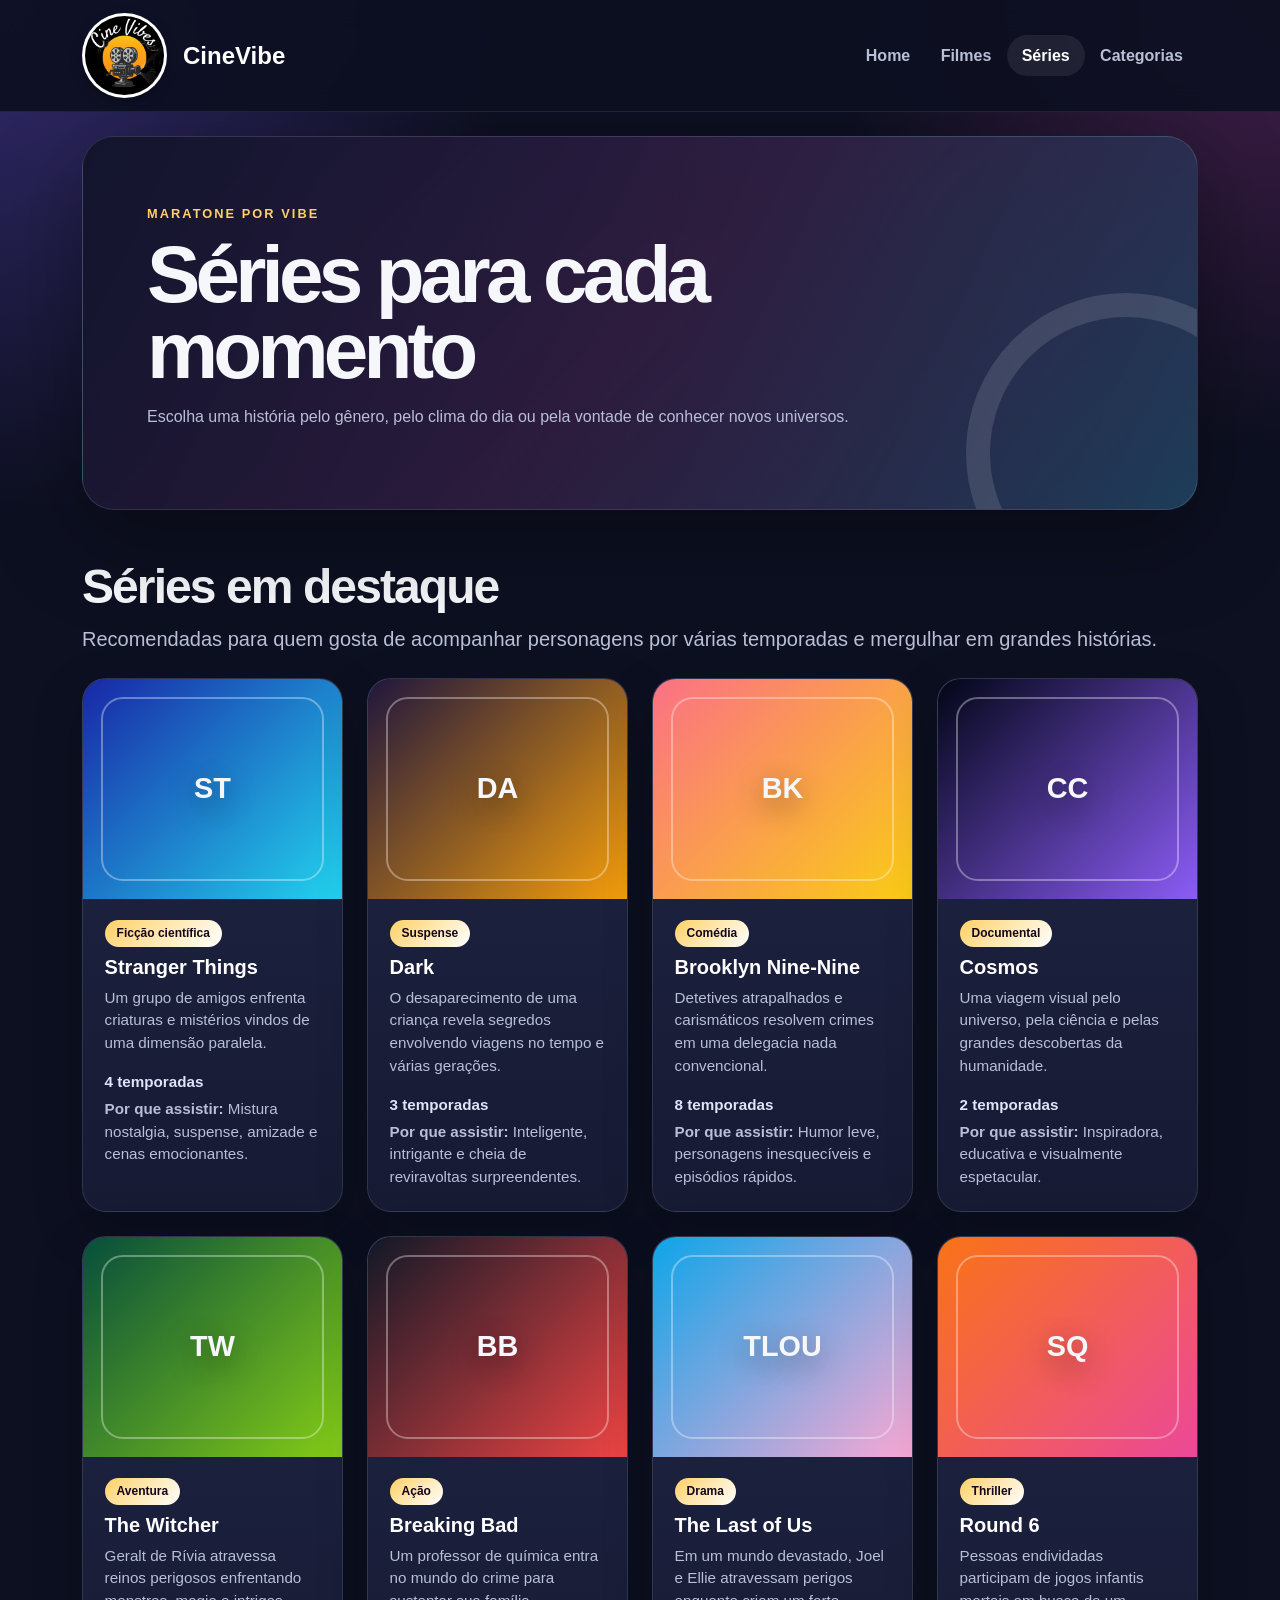
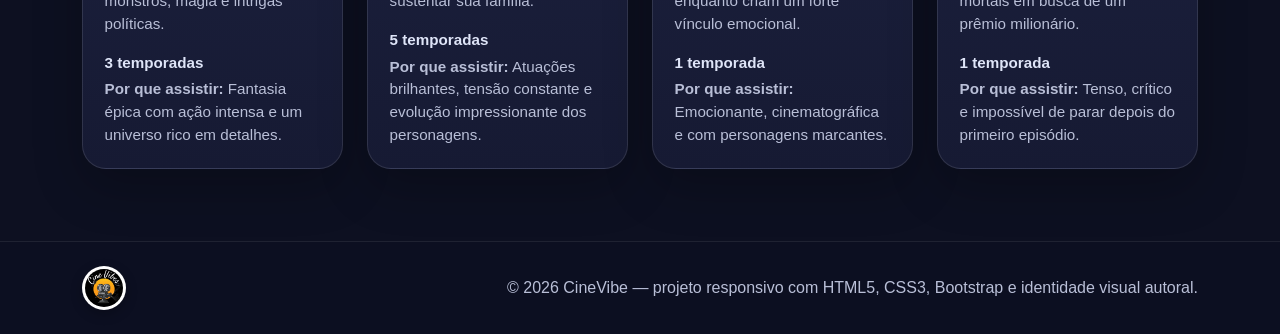
<file: CineVibes/series.html>
<!doctype html>
<html lang="pt-BR">
<head>
  <meta charset="utf-8">
  <meta name="viewport" content="width=device-width, initial-scale=1">
  <meta name="description" content="CineVibe indica filmes e séries por vibe, gênero e momento.">

  <title>Séries | CineVibe</title>

  <link href="https://cdn.jsdelivr.net/npm/bootstrap@5.3.3/dist/css/bootstrap.min.css" rel="stylesheet">
  <link rel="stylesheet" href="seriestyle.css">
</head>

<body>

  <nav class="navbar navbar-expand-lg sticky-top">
    <div class="container">

      <a class="navbar-brand d-flex align-items-center gap-3" href="index.html">
        <div class="logo">
          <img src="img/logo.png" alt="Logo do CineVibe">
        </div>
        <span class="fw-bold text-white fs-4">CineVibe</span>
      </a>

      <button class="navbar-toggler bg-light" type="button" data-bs-toggle="collapse" data-bs-target="#menu">
        <span class="navbar-toggler-icon"></span>
      </button>

      <div class="collapse navbar-collapse" id="menu">
        <ul class="navbar-nav ms-auto">
          <li class="nav-item"><a class="nav-link" href="index.html">Home</a></li>
          <li class="nav-item"><a class="nav-link" href="filmes.html">Filmes</a></li>
          <li class="nav-item"><a class="nav-link active" href="series.html">Séries</a></li>
          <li class="nav-item"><a class="nav-link" href="categorias.html">Categorias</a></li>
        </ul>
      </div>

    </div>
  </nav>

  <main class="container py-4">

    <section class="hero mb-5">
      <div class="hero-content">
        <span class="eyebrow">Maratone por vibe</span>
        <h1>Séries para cada momento</h1>
        <p>
          Escolha uma história pelo gênero, pelo clima do dia ou pela vontade de conhecer novos universos.
        </p>
      </div>
    </section>

    <section class="mb-4 intro">
      <h2 class="display-5 section-title">Séries em destaque</h2>
      <p class="lead">
        Recomendadas para quem gosta de acompanhar personagens por várias temporadas e mergulhar em grandes histórias.
      </p>
    </section>

    <section class="row row-cols-1 row-cols-sm-2 row-cols-lg-4 g-4">

      <article class="col">
        <div class="card vibe-card h-100">
          <div class="poster poster-cidade"><span>ST</span></div>
          <div class="card-body">
            <span class="badge badge-vibe mb-2">Ficção científica</span>
            <h3 class="h5">Stranger Things</h3>
            <p>Um grupo de amigos enfrenta criaturas e mistérios vindos de uma dimensão paralela.</p>
            <p class="text-muted-custom mb-1"><strong>4 temporadas</strong></p>
            <p class="mb-0"><strong>Por que assistir:</strong> Mistura nostalgia, suspense, amizade e cenas emocionantes.</p>
          </div>
        </div>
      </article>

      <article class="col">
        <div class="card vibe-card h-100">
          <div class="poster poster-misterio"><span>DA</span></div>
          <div class="card-body">
            <span class="badge badge-vibe mb-2">Suspense</span>
            <h3 class="h5">Dark</h3>
            <p>O desaparecimento de uma criança revela segredos envolvendo viagens no tempo e várias gerações.</p>
            <p class="text-muted-custom mb-1"><strong>3 temporadas</strong></p>
            <p class="mb-0"><strong>Por que assistir:</strong> Inteligente, intrigante e cheia de reviravoltas surpreendentes.</p>
          </div>
        </div>
      </article>

      <article class="col">
        <div class="card vibe-card h-100">
          <div class="poster poster-familia"><span>BK</span></div>
          <div class="card-body">
            <span class="badge badge-vibe mb-2">Comédia</span>
            <h3 class="h5">Brooklyn Nine-Nine</h3>
            <p>Detetives atrapalhados e carismáticos resolvem crimes em uma delegacia nada convencional.</p>
            <p class="text-muted-custom mb-1"><strong>8 temporadas</strong></p>
            <p class="mb-0"><strong>Por que assistir:</strong> Humor leve, personagens inesquecíveis e episódios rápidos.</p>
          </div>
        </div>
      </article>

      <article class="col">
        <div class="card vibe-card h-100">
          <div class="poster poster-cosmos"><span>CC</span></div>
          <div class="card-body">
            <span class="badge badge-vibe mb-2">Documental</span>
            <h3 class="h5">Cosmos</h3>
            <p>Uma viagem visual pelo universo, pela ciência e pelas grandes descobertas da humanidade.</p>
            <p class="text-muted-custom mb-1"><strong>2 temporadas</strong></p>
            <p class="mb-0"><strong>Por que assistir:</strong> Inspiradora, educativa e visualmente espetacular.</p>
          </div>
        </div>
      </article>

      <article class="col">
        <div class="card vibe-card h-100">
          <div class="poster poster-floresta"><span>TW</span></div>
          <div class="card-body">
            <span class="badge badge-vibe mb-2">Aventura</span>
            <h3 class="h5">The Witcher</h3>
            <p>Geralt de Rívia atravessa reinos perigosos enfrentando monstros, magia e intrigas políticas.</p>
            <p class="text-muted-custom mb-1"><strong>3 temporadas</strong></p>
            <p class="mb-0"><strong>Por que assistir:</strong> Fantasia épica com ação intensa e um universo rico em detalhes.</p>
          </div>
        </div>
      </article>

      <article class="col">
        <div class="card vibe-card h-100">
          <div class="poster poster-codigo"><span>BB</span></div>
          <div class="card-body">
            <span class="badge badge-vibe mb-2">Ação</span>
            <h3 class="h5">Breaking Bad</h3>
            <p>Um professor de química entra no mundo do crime para sustentar sua família.</p>
            <p class="text-muted-custom mb-1"><strong>5 temporadas</strong></p>
            <p class="mb-0"><strong>Por que assistir:</strong> Atuações brilhantes, tensão constante e evolução impressionante dos personagens.</p>
          </div>
        </div>
      </article>

      <article class="col">
        <div class="card vibe-card h-100">
          <div class="poster poster-lago"><span>TLOU</span></div>
          <div class="card-body">
            <span class="badge badge-vibe mb-2">Drama</span>
            <h3 class="h5">The Last of Us</h3>
            <p>Em um mundo devastado, Joel e Ellie atravessam perigos enquanto criam um forte vínculo emocional.</p>
            <p class="text-muted-custom mb-1"><strong>1 temporada</strong></p>
            <p class="mb-0"><strong>Por que assistir:</strong> Emocionante, cinematográfica e com personagens marcantes.</p>
          </div>
        </div>
      </article>

      <article class="col">
        <div class="card vibe-card h-100">
          <div class="poster poster-estrela"><span>SQ</span></div>
          <div class="card-body">
            <span class="badge badge-vibe mb-2">Thriller</span>
            <h3 class="h5">Round 6</h3>
            <p>Pessoas endividadas participam de jogos infantis mortais em busca de um prêmio milionário.</p>
            <p class="text-muted-custom mb-1"><strong>1 temporada</strong></p>
            <p class="mb-0"><strong>Por que assistir:</strong> Tenso, crítico e impossível de parar depois do primeiro episódio.</p>
          </div>
        </div>
      </article>

    </section>
  </main>

  <footer class="footer py-4 mt-5">
    <div class="container d-flex flex-column flex-md-row align-items-center justify-content-between gap-3">
      <div class="logo" style="width:44px;height:44px">
        <img src="img/logo.png" alt="Logo CineVibe">
      </div>
      <p class="mb-0 text-center text-md-start">
        © 2026 CineVibe — projeto responsivo com HTML5, CSS3, Bootstrap e identidade visual autoral.
      </p>
    </div>
  </footer>

  <script src="https://cdn.jsdelivr.net/npm/bootstrap@5.3.3/dist/js/bootstrap.bundle.min.js"></script>
</body>
</html>
</file>
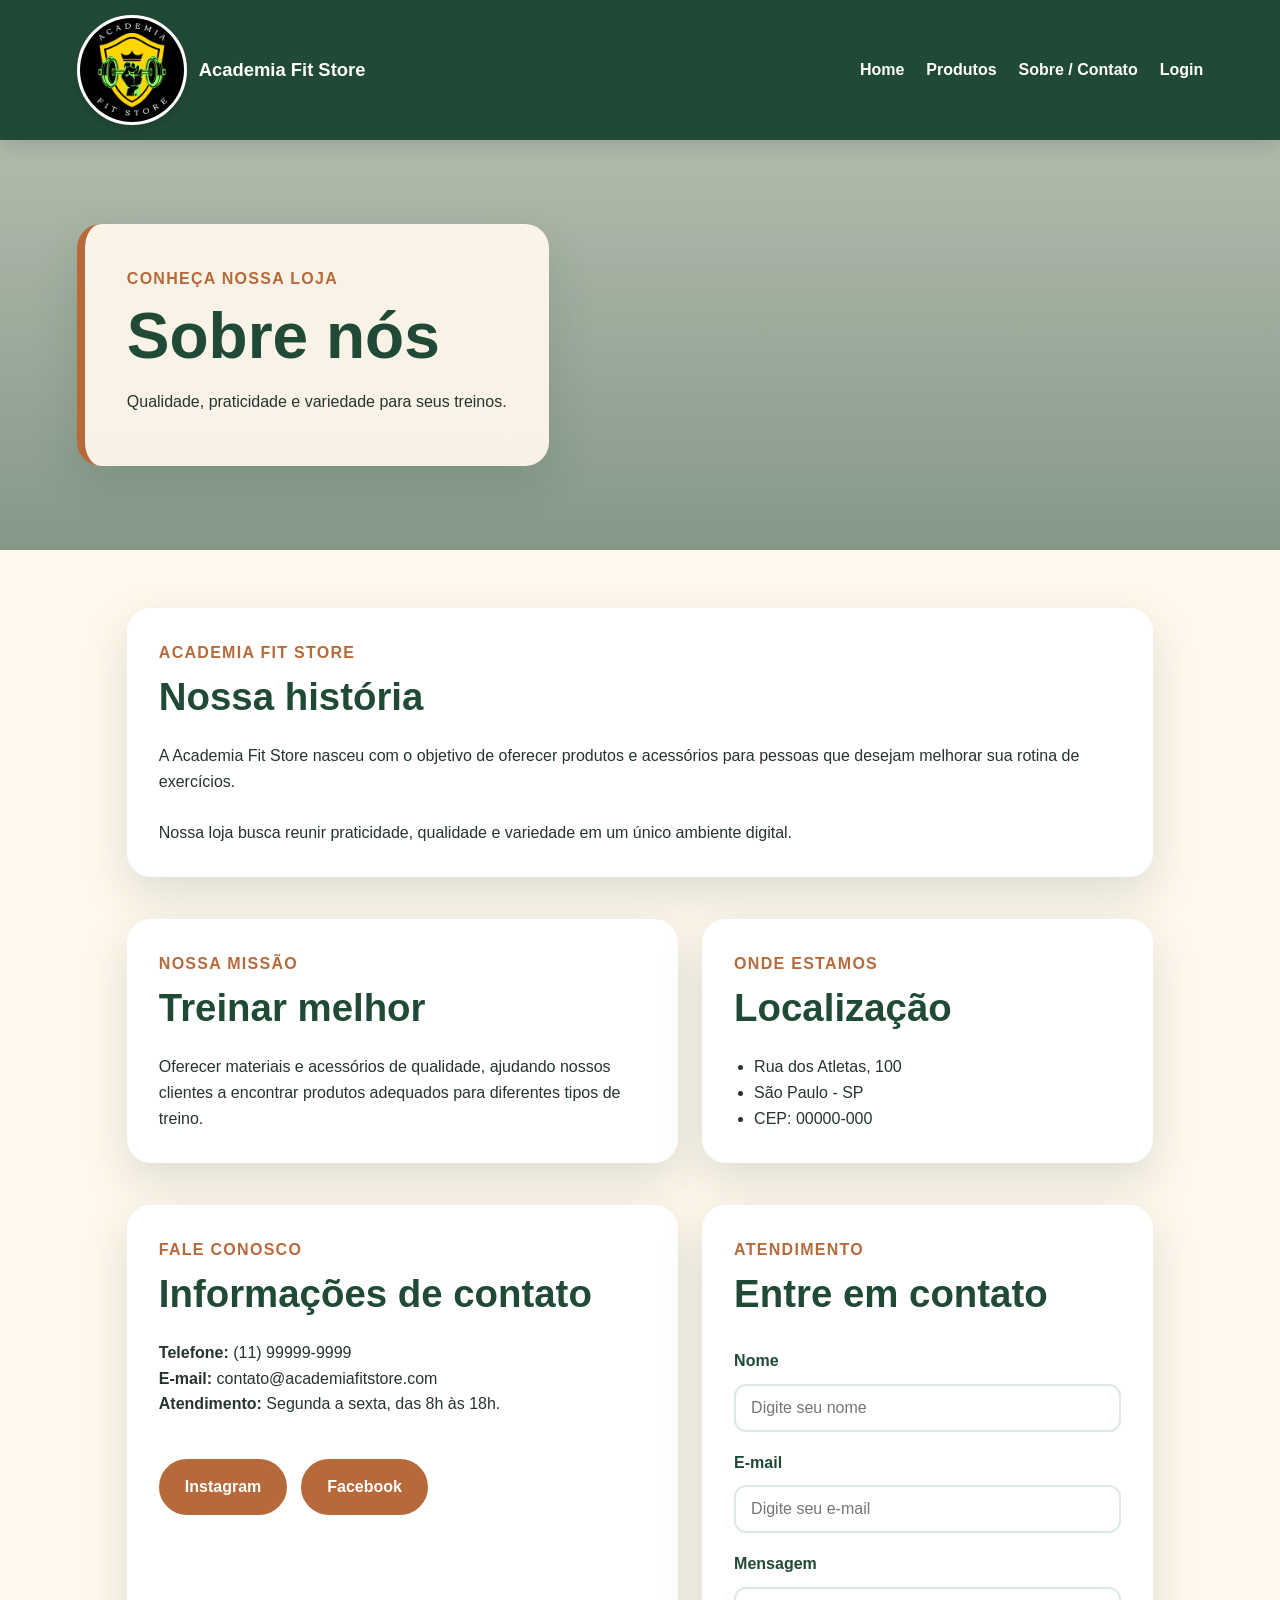
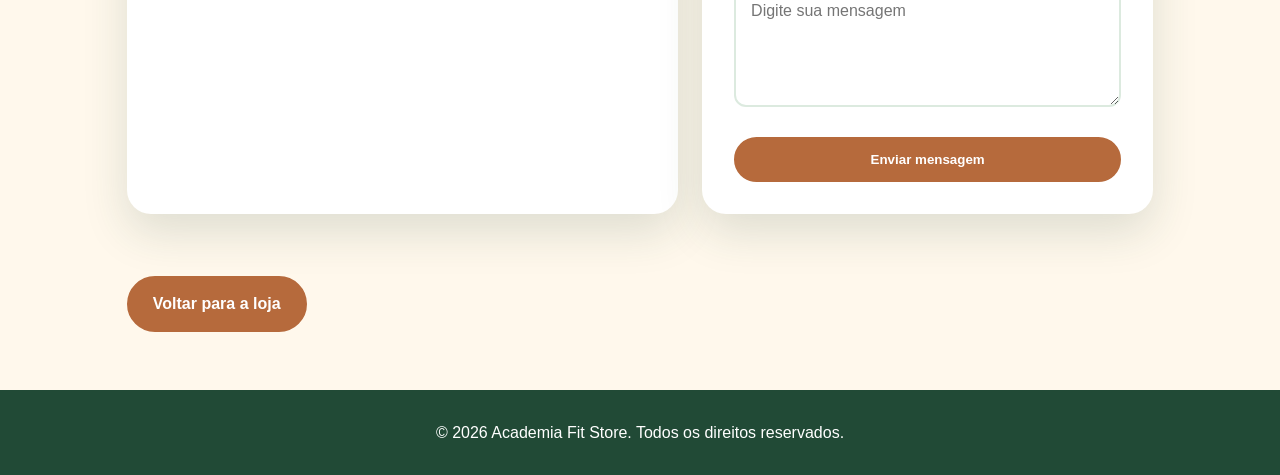
<file: fit store/contato.html>
<!DOCTYPE html>
<html lang="pt-BR">

<head>

    <meta charset="UTF-8">
    <meta name="viewport" content="width=device-width, initial-scale=1.0">

    <title>Sobre e Contato | Academia Fit Store</title>

    <link rel="stylesheet" href="style.css">

</head>

<body>

    <!-- CABEÇALHO -->

    <header class="topo">

        <a href="index.html" class="marca">

            <div class="logo">
                <img src="img/logo.png" alt="Academia Fit Store">
            </div>

            <span>Academia Fit Store</span>

        </a>

        <nav class="menu">

            <a href="index.html">Home</a>
            <a href="produtos.html">Produtos</a>
            <a href="contato.html">Sobre / Contato</a>
            <a href="login.html">Login</a>

        </nav>

    </header>


    <!-- BANNER -->

    <section class="banner banner-menor">

        <div class="banner-conteudo">

            <span class="tag">
                Conheça nossa loja
            </span>

            <h1>
                Sobre nós
            </h1>

            <p>
                Qualidade, praticidade e variedade para seus treinos.
            </p>

        </div>

    </section>


    <main>


        <!-- SOBRE -->

        <section class="secao">

            <div class="card">

                <span class="subtitulo">
                    Academia Fit Store
                </span>

                <h2>
                    Nossa história
                </h2>

                <p>
                    A Academia Fit Store nasceu com o objetivo de oferecer
                    produtos e acessórios para pessoas que desejam melhorar
                    sua rotina de exercícios.
                </p>

                <br>

                <p>
                    Nossa loja busca reunir praticidade, qualidade e
                    variedade em um único ambiente digital.
                </p>

            </div>

        </section>


        <!-- MISSÃO + LOCALIZAÇÃO -->

        <section class="secao">

            <div class="grade-dupla">


                <article class="card">

                    <span class="subtitulo">
                        Nossa missão
                    </span>

                    <h2>
                        Treinar melhor
                    </h2>

                    <p>
                        Oferecer materiais e acessórios de qualidade,
                        ajudando nossos clientes a encontrar produtos
                        adequados para diferentes tipos de treino.
                    </p>

                </article>


                <article class="card localizacao">

                    <span class="subtitulo">
                        Onde estamos
                    </span>

                    <h2>
                        Localização
                    </h2>

                    <ul>

                        <li>
                            Rua dos Atletas, 100
                        </li>

                        <li>
                            São Paulo - SP
                        </li>

                        <li>
                            CEP: 00000-000
                        </li>

                    </ul>

                </article>

            </div>

        </section>


        <!-- CONTATO -->

        <section class="secao">

            <div class="grade-dupla">


                <!-- INFORMAÇÕES -->

                <article class="card">

                    <span class="subtitulo">
                        Fale conosco
                    </span>

                    <h2>
                        Informações de contato
                    </h2>

                    <p>
                        <strong>Telefone:</strong>
                        (11) 99999-9999
                    </p>

                    <p>
                        <strong>E-mail:</strong>
                        contato@academiafitstore.com
                    </p>

                    <p>
                        <strong>Atendimento:</strong>
                        Segunda a sexta, das 8h às 18h.
                    </p>


                    <div class="contato-links">

                        <a href="#" class="botao">
                            Instagram
                        </a>

                        <a href="#" class="botao">
                            Facebook
                        </a>

                    </div>

                </article>


                <!-- FORMULÁRIO -->

                <article class="card">

                    <span class="subtitulo">
                        Atendimento
                    </span>

                    <h2>
                        Entre em contato
                    </h2>

                    <form>

                        <label for="nome">
                            Nome
                        </label>

                        <input
                            type="text"
                            id="nome"
                            name="nome"
                            placeholder="Digite seu nome"
                            required
                        >


                        <label for="email">
                            E-mail
                        </label>

                        <input
                            type="email"
                            id="email"
                            name="email"
                            placeholder="Digite seu e-mail"
                            required
                        >


                        <label for="mensagem">
                            Mensagem
                        </label>

                        <textarea
                            id="mensagem"
                            name="mensagem"
                            rows="5"
                            placeholder="Digite sua mensagem"
                            required
                        ></textarea>


                        <button
                            type="submit"
                            class="botao"
                        >
                            Enviar mensagem
                        </button>

                    </form>

                </article>

            </div>

        </section>


        <a href="produtos.html" class="botao">
            Voltar para a loja
        </a>

    </main>


    <footer>

        <p>
            &copy; 2026 Academia Fit Store.
            Todos os direitos reservados.
        </p>

    </footer>


    <script src="script.js"></script>

</body>

</html>
</file>
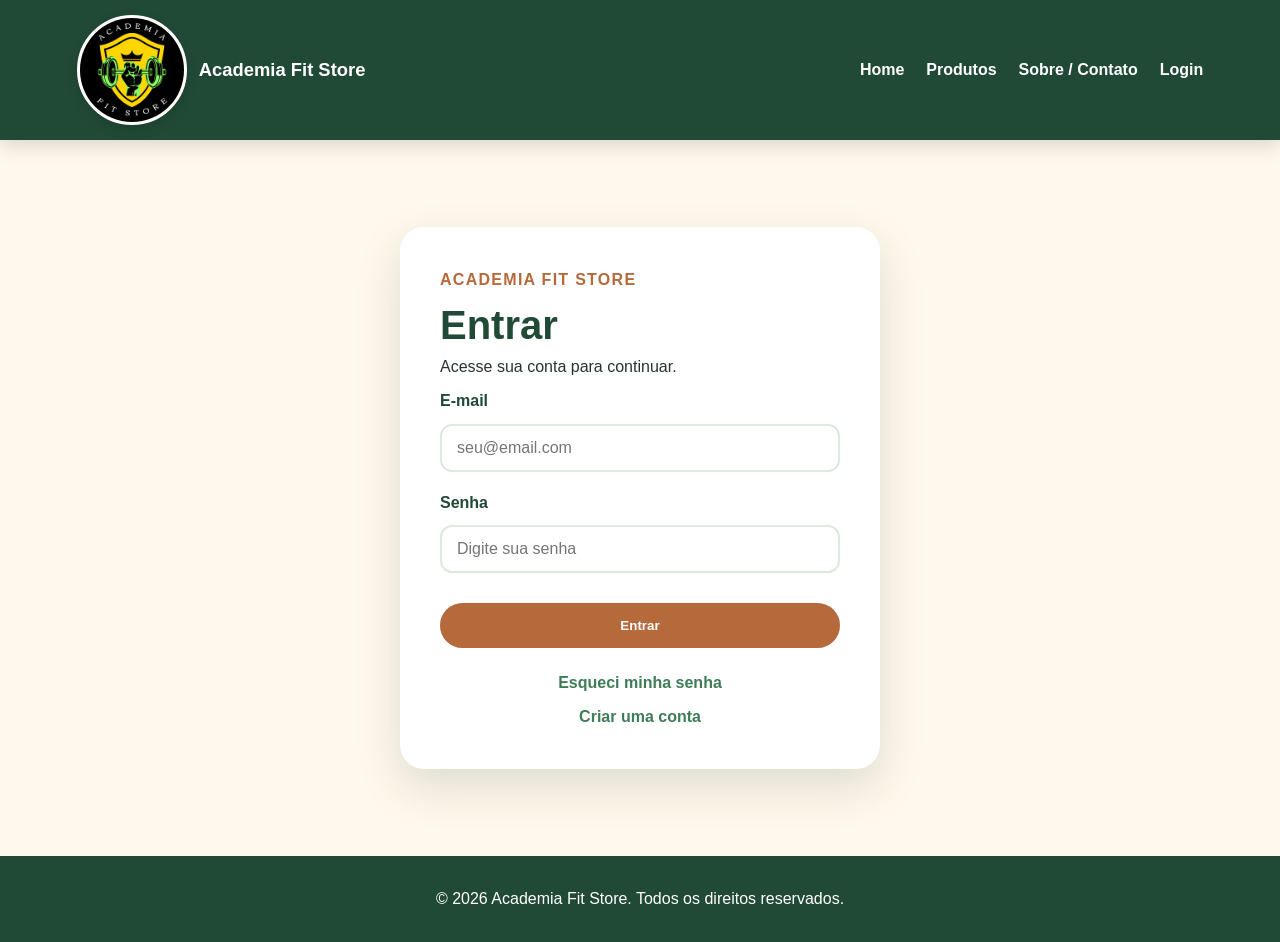
<file: fit store/login.html>
<!DOCTYPE html>
<html lang="pt-BR">

<head>

    <meta charset="UTF-8">
    <meta name="viewport" content="width=device-width, initial-scale=1.0">

    <title>Login | Academia Fit Store</title>

    <link rel="stylesheet" href="style.css">

</head>

<body>

    <header class="topo">

        <a href="index.html" class="marca">

            <div class="logo">
                <img src="img/logo.png" alt="Academia Fit Store">
            </div>

            <span>Academia Fit Store</span>

        </a>

        <nav class="menu">

            <a href="index.html">Home</a>
            <a href="produtos.html">Produtos</a>
            <a href="contato.html">Sobre / Contato</a>
            <a href="login.html">Login</a>

        </nav>

    </header>


    <main>

        <section class="login-area">

            <div class="login-card">

                <span class="subtitulo">
                    Academia Fit Store
                </span>

                <h1>
                    Entrar
                </h1>

                <p>
                    Acesse sua conta para continuar.
                </p>


                <form id="loginForm">

                    <label for="email">
                        E-mail
                    </label>

                    <input
                        type="email"
                        id="email"
                        name="email"
                        placeholder="seu@email.com"
                        required
                    >


                    <label for="senha">
                        Senha
                    </label>

                    <input
                        type="password"
                        id="senha"
                        name="senha"
                        placeholder="Digite sua senha"
                        required
                    >


                    <button
                        type="submit"
                        class="botao"
                    >
                        Entrar
                    </button>

                </form>


                <div class="login-links">

                    <a href="#">
                        Esqueci minha senha
                    </a>

                    <a href="#">
                        Criar uma conta
                    </a>

                </div>

            </div>

        </section>

    </main>


    <footer>

        <p>
            &copy; 2026 Academia Fit Store.
            Todos os direitos reservados.
        </p>

    </footer>


    <script src="script.js"></script>

</body>

</html>
</file>
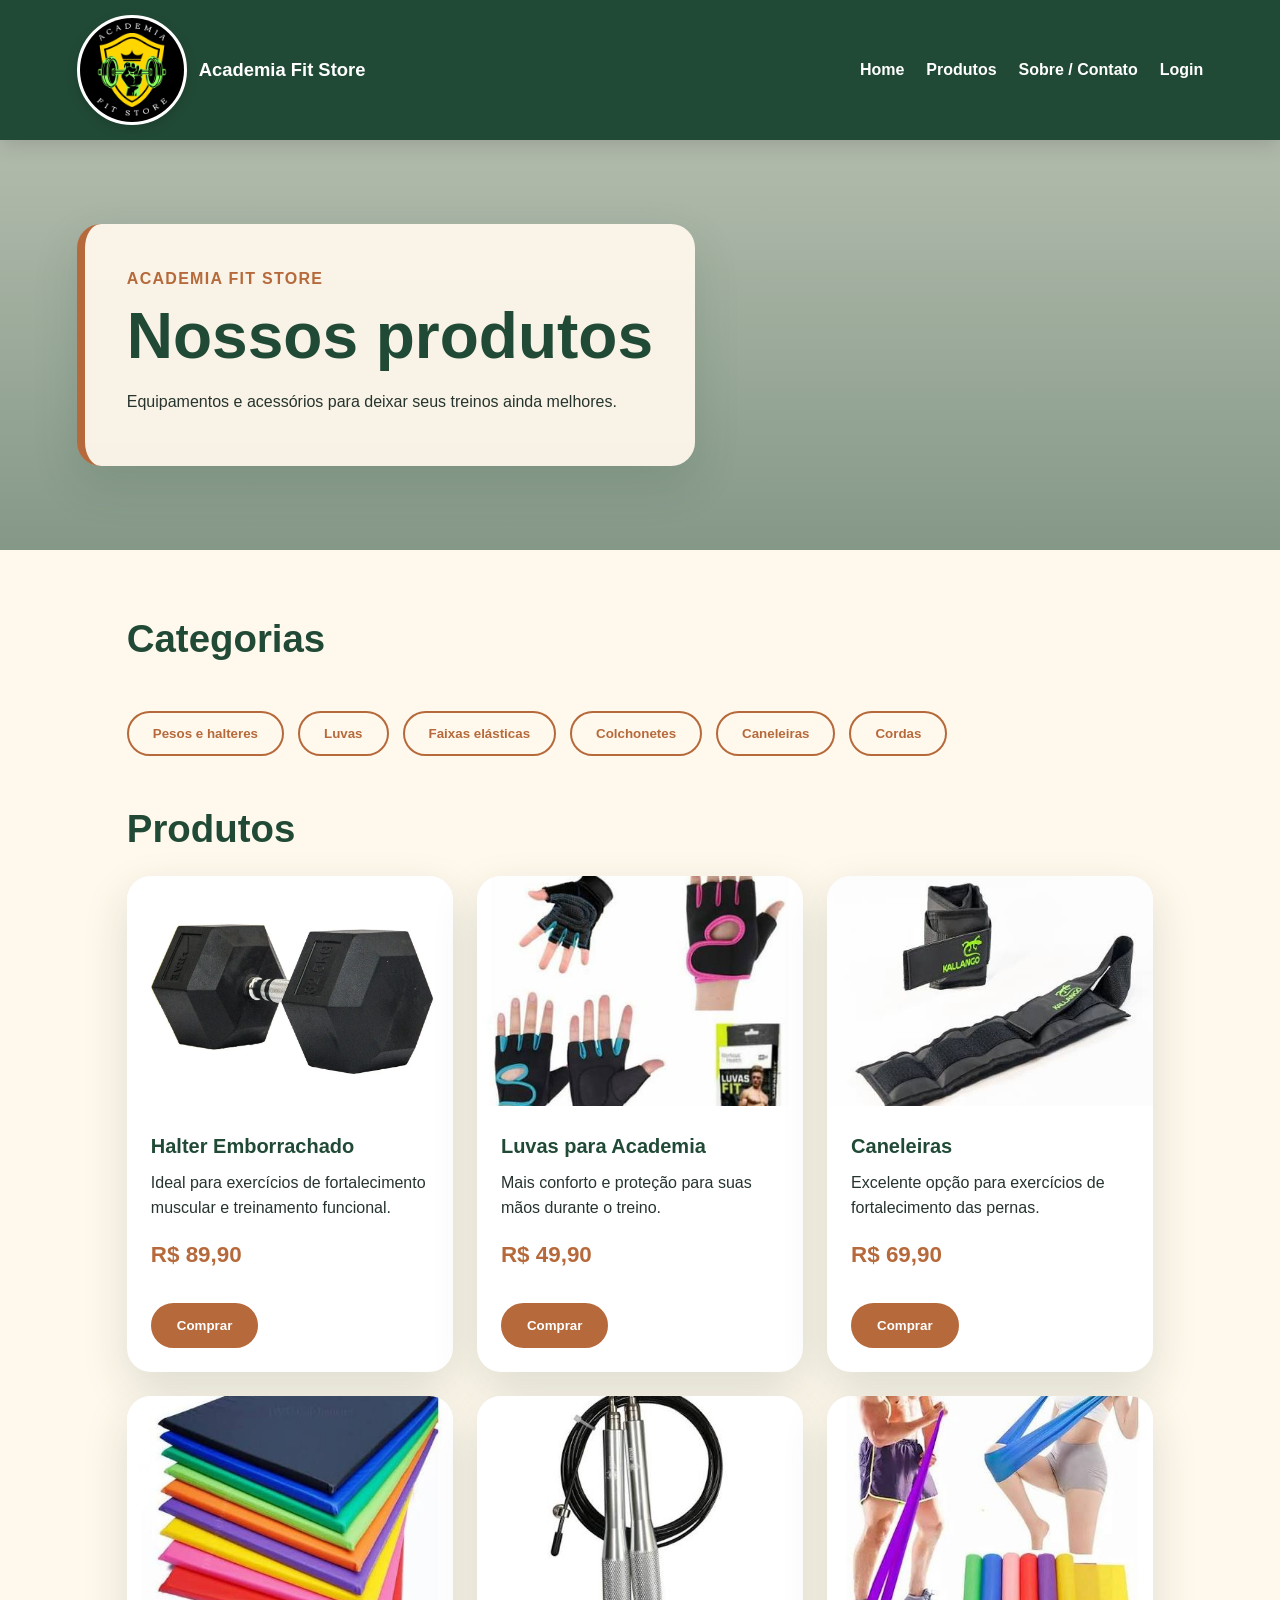
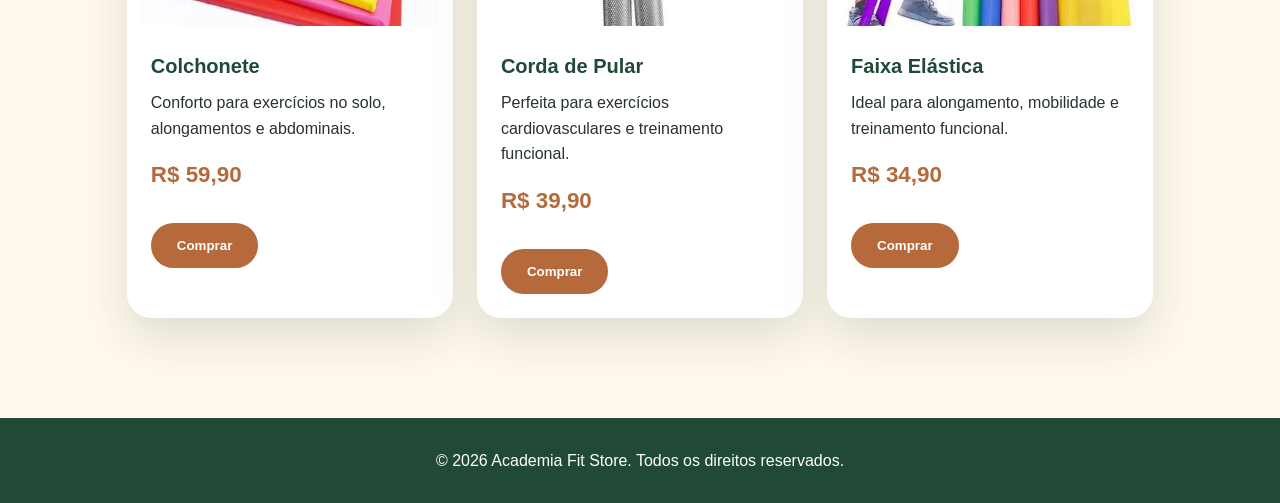
<file: fit store/produtos.html>
<!DOCTYPE html>
<html lang="pt-BR">

<head>

    <meta charset="UTF-8">
    <meta name="viewport" content="width=device-width, initial-scale=1.0">

    <title>Produtos | Academia Fit Store</title>

    <link rel="stylesheet" href="style.css">

</head>

<body>

    <!-- CABEÇALHO -->

    <header class="topo">

        <a href="index.html" class="marca">

            <div class="logo">
                <img src="img/logo.png" alt="Academia Fit Store">
            </div>

            <span>Academia Fit Store</span>

        </a>

        <nav class="menu">

            <a href="index.html">Home</a>
            <a href="produtos.html">Produtos</a>
            <a href="contato.html">Sobre / Contato</a>
            <a href="login.html">Login</a>

        </nav>

    </header>


    <!-- BANNER -->

    <section class="banner banner-menor">

        <div class="banner-conteudo">

            <span class="tag">
                Academia Fit Store
            </span>

            <h1>
                Nossos produtos
            </h1>

            <p>
                Equipamentos e acessórios para deixar seus treinos
                ainda melhores.
            </p>

        </div>

    </section>


    <main>

        <!-- CATEGORIAS -->

        <section class="secao">

            <h2>
                Categorias
            </h2>

            <div class="contato-links">

                <button class="botao botao-secundario">
                    Pesos e halteres
                </button>

                <button class="botao botao-secundario">
                    Luvas
                </button>

                <button class="botao botao-secundario">
                    Faixas elásticas
                </button>

                <button class="botao botao-secundario">
                    Colchonetes
                </button>

                <button class="botao botao-secundario">
                    Caneleiras
                </button>

                <button class="botao botao-secundario">
                    Cordas
                </button>

            </div>

        </section>


        <!-- PRODUTOS -->

        <section class="secao">

            <h2>
                Produtos
            </h2>

            <div class="grade-produtos">


                <!-- PRODUTO 1 -->

                <article class="produto-card">

                    <img
                        src="img/halteremborrachado.webp"
                        alt="Halter emborrachado"
                    >

                    <div class="produto-conteudo">

                        <h3>
                            Halter Emborrachado
                        </h3>

                        <p>
                            Ideal para exercícios de fortalecimento
                            muscular e treinamento funcional.
                        </p>

                        <strong>
                            R$ 89,90
                        </strong>

                        <button class="botao">
                            Comprar
                        </button>

                    </div>

                </article>


                <!-- PRODUTO 2 -->

                <article class="produto-card">

                    <img
                        src="img/luvasacademia.jpg"
                        alt="Luvas para academia"
                    >

                    <div class="produto-conteudo">

                        <h3>
                            Luvas para Academia
                        </h3>

                        <p>
                            Mais conforto e proteção para suas mãos
                            durante o treino.
                        </p>

                        <strong>
                            R$ 49,90
                        </strong>

                        <button class="botao">
                            Comprar
                        </button>

                    </div>

                </article>


                <!-- PRODUTO 3 -->

                <article class="produto-card">

                    <img
                        src="img/caneleiras.jpg"
                        alt="Caneleiras"
                    >

                    <div class="produto-conteudo">

                        <h3>
                            Caneleiras
                        </h3>

                        <p>
                            Excelente opção para exercícios de
                            fortalecimento das pernas.
                        </p>

                        <strong>
                            R$ 69,90
                        </strong>

                        <button class="botao">
                            Comprar
                        </button>

                    </div>

                </article>


                <!-- PRODUTO 4 -->

                <article class="produto-card">

                    <img
                        src="img/colchonete.jpg"
                        alt="Colchonete para exercícios"
                    >

                    <div class="produto-conteudo">

                        <h3>
                            Colchonete
                        </h3>

                        <p>
                            Conforto para exercícios no solo,
                            alongamentos e abdominais.
                        </p>

                        <strong>
                            R$ 59,90
                        </strong>

                        <button class="botao">
                            Comprar
                        </button>

                    </div>

                </article>


                <!-- PRODUTO 5 -->

                <article class="produto-card">

                    <img
                        src="img/cordapular.jpg"
                        alt="Corda de pular"
                    >

                    <div class="produto-conteudo">

                        <h3>
                            Corda de Pular
                        </h3>

                        <p>
                            Perfeita para exercícios cardiovasculares
                            e treinamento funcional.
                        </p>

                        <strong>
                            R$ 39,90
                        </strong>

                        <button class="botao">
                            Comprar
                        </button>

                    </div>

                </article>


                <!-- PRODUTO 6 -->

                <article class="produto-card">

                    <img
                        src="img/faixaelástica.jpg"
                        alt="Faixa elástica"
                    >

                    <div class="produto-conteudo">

                        <h3>
                            Faixa Elástica
                        </h3>

                        <p>
                            Ideal para alongamento, mobilidade e
                            treinamento funcional.
                        </p>

                        <strong>
                            R$ 34,90
                        </strong>

                        <button class="botao">
                            Comprar
                        </button>

                    </div>

                </article>

            </div>

        </section>

    </main>


    <footer>

        <p>
            &copy; 2026 Academia Fit Store.
            Todos os direitos reservados.
        </p>

    </footer>


    <script src="script.js"></script>

</body>

</html>
</file>
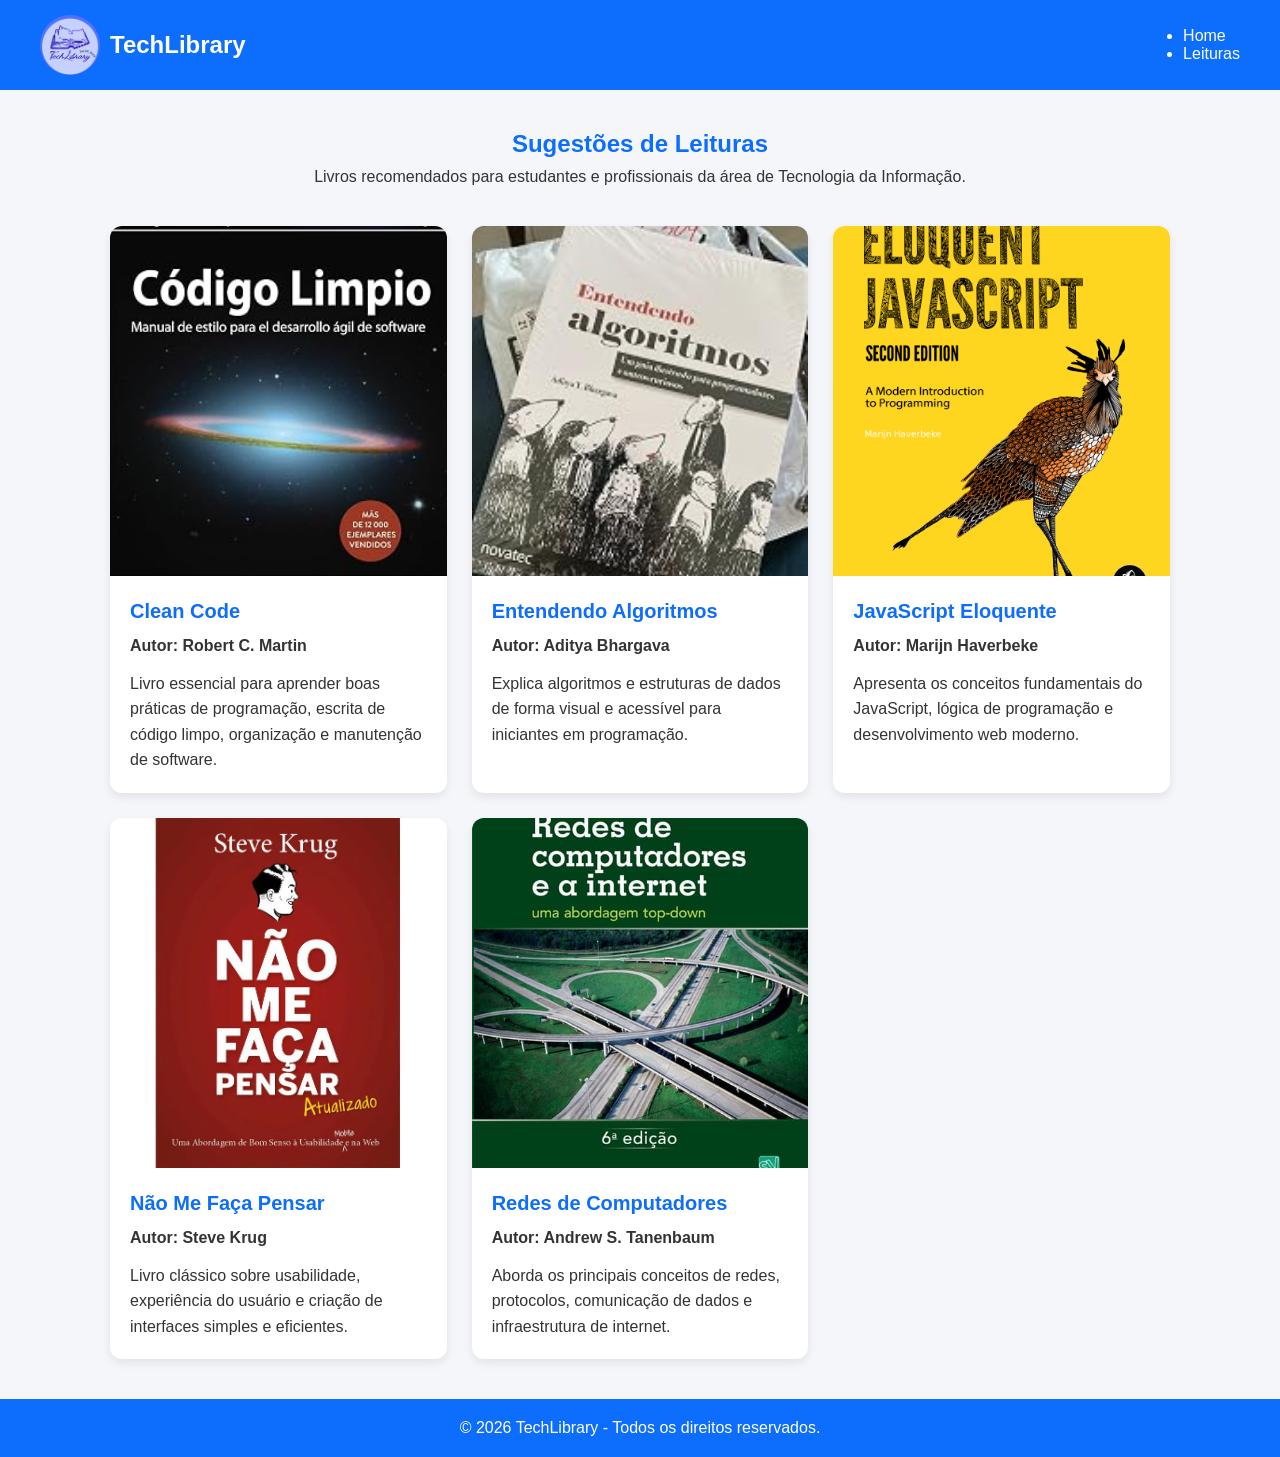
<file: pizzaria/leituras.html>
<!DOCTYPE html>
<html lang="pt-BR">
<head>
    <meta charset="UTF-8">
    <meta name="viewport" content="width=device-width, initial-scale=1.0">
    <title>TechLibrary | Sugestão de Leituras</title>

    <style>

nav{
    display:flex;
    flex-wrap:wrap;
    justify-content:center;
    align-items:center;
    gap:25px;
}

nav a{
    text-decoration:none;
    color:white;
    font-weight:500;
    position:relative;
    transition:0.3s ease;
}

nav a::after{
    content:"";
    position:absolute;
    left:0;
    bottom:-5px;
    width:0;
    height:2px;
    background:white;
    transition:0.3s ease;
}

nav a:hover::after{
    width:100%;
}

nav a:hover{
    color:#dbeafe;
}

        *{
            margin:0;
            padding:0;
            box-sizing:border-box;
            font-family:Arial, Helvetica, sans-serif;
        }

        body{
            background:#f4f6f9;
            color:#333;
        }

        header{
            background:#0d6efd;
            color:white;
            display:flex;
            justify-content:space-between;
            align-items:center;
            padding:15px 40px;
        }

        .logo{
            display:flex;
            align-items:center;
            gap:10px;
        }

        .logo img{
            width:60px;
            height:60px;
            object-fit:cover;
            border-radius:50%;
            background:white;
        }

        .logo h2{
            font-size:24px;
        }

        main{
            max-width:1100px;
            margin:40px auto;
            padding:0 20px;
        }

        .titulo{
            text-align:center;
            margin-bottom:40px;
        }

        .titulo h1{
            color:#0d6efd;
            margin-bottom:10px;
        }

        .livros{
            display:grid;
            grid-template-columns:repeat(auto-fit,minmax(280px,1fr));
            gap:25px;
        }

        .livro{
            background:white;
            border-radius:12px;
            overflow:hidden;
            box-shadow:0 4px 10px rgba(0,0,0,0.08);
            transition:0.3s;
        }

        .livro:hover{
            transform:translateY(-5px);
        }

        .livro img{
            width:100%;
            height:350px;
            object-fit:cover;
        }

        .livro-conteudo{
            padding:20px;
        }

        .livro h2{
            color:#0d6efd;
            font-size:20px;
            margin-bottom:10px;
        }

        .autor{
            font-weight:bold;
            margin-bottom:12px;
        }

        .livro p{
            line-height:1.6;
        }

        footer{
            background:#0d6efd;
            color:white;
            text-align:center;
            padding:20px;
            margin-top:40px;
        }

        @media(max-width:768px){
            header{
                flex-direction:column;
                gap:15px;
                text-align:center;
            }

            }
    </style>
</head>

<body>

    <header>
        <div class="logo">
            <img src="img/logo.png" alt="Logo do site">
            <h2>TechLibrary</h2>
        </div>

        <nav>
            <ul>
                <li><a href="index.html">Home</a></li>
                <li><a href="leituras.html">Leituras</a></li>
            </ul>
        </nav>
    </header>

    <main>

        <section class="titulo">
            <h1>Sugestões de Leituras</h1>
            <p>Livros recomendados para estudantes e profissionais da área de Tecnologia da Informação.</p>
        </section>

        <section class="livros">

            <article class="livro">
                <img src="img/clean.jpg" alt="Livro Clean Code">
                <div class="livro-conteudo">
                    <h2>Clean Code</h2>
                    <p class="autor">Autor: Robert C. Martin</p>
                    <p>
                        Livro essencial para aprender boas práticas de programação,
                        escrita de código limpo, organização e manutenção de software.
                    </p>
                </div>
            </article>

            <article class="livro">
                <img src="img/algoritmos.jpg" alt="Livro Entendendo Algoritmos">
                <div class="livro-conteudo">
                    <h2>Entendendo Algoritmos</h2>
                    <p class="autor">Autor: Aditya Bhargava</p>
                    <p>
                        Explica algoritmos e estruturas de dados de forma visual e
                        acessível para iniciantes em programação.
                    </p>
                </div>
            </article>

            <article class="livro">
                <img src="img/java.png" alt="Livro JavaScript Eloquente">
                <div class="livro-conteudo">
                    <h2>JavaScript Eloquente</h2>
                    <p class="autor">Autor: Marijn Haverbeke</p>
                    <p>
                        Apresenta os conceitos fundamentais do JavaScript, lógica de
                        programação e desenvolvimento web moderno.
                    </p>
                </div>
            </article>

            <article class="livro">
                <img src="img/pensar.webp" alt="Livro Não Me Faça Pensar">
                <div class="livro-conteudo">
                    <h2>Não Me Faça Pensar</h2>
                    <p class="autor">Autor: Steve Krug</p>
                    <p>
                        Livro clássico sobre usabilidade, experiência do usuário e
                        criação de interfaces simples e eficientes.
                    </p>
                </div>
            </article>

            <article class="livro">
                <img src="img/rede.jpg" alt="Livro Redes de Computadores">
                <div class="livro-conteudo">
                    <h2>Redes de Computadores</h2>
                    <p class="autor">Autor: Andrew S. Tanenbaum</p>
                    <p>
                        Aborda os principais conceitos de redes, protocolos, comunicação
                        de dados e infraestrutura de internet.
                    </p>
                </div>
            </article>

        </section>

    </main>

    <footer>
        <p>&copy; 2026 TechLibrary - Todos os direitos reservados.</p>
    </footer>

</body>
</html>
</file>
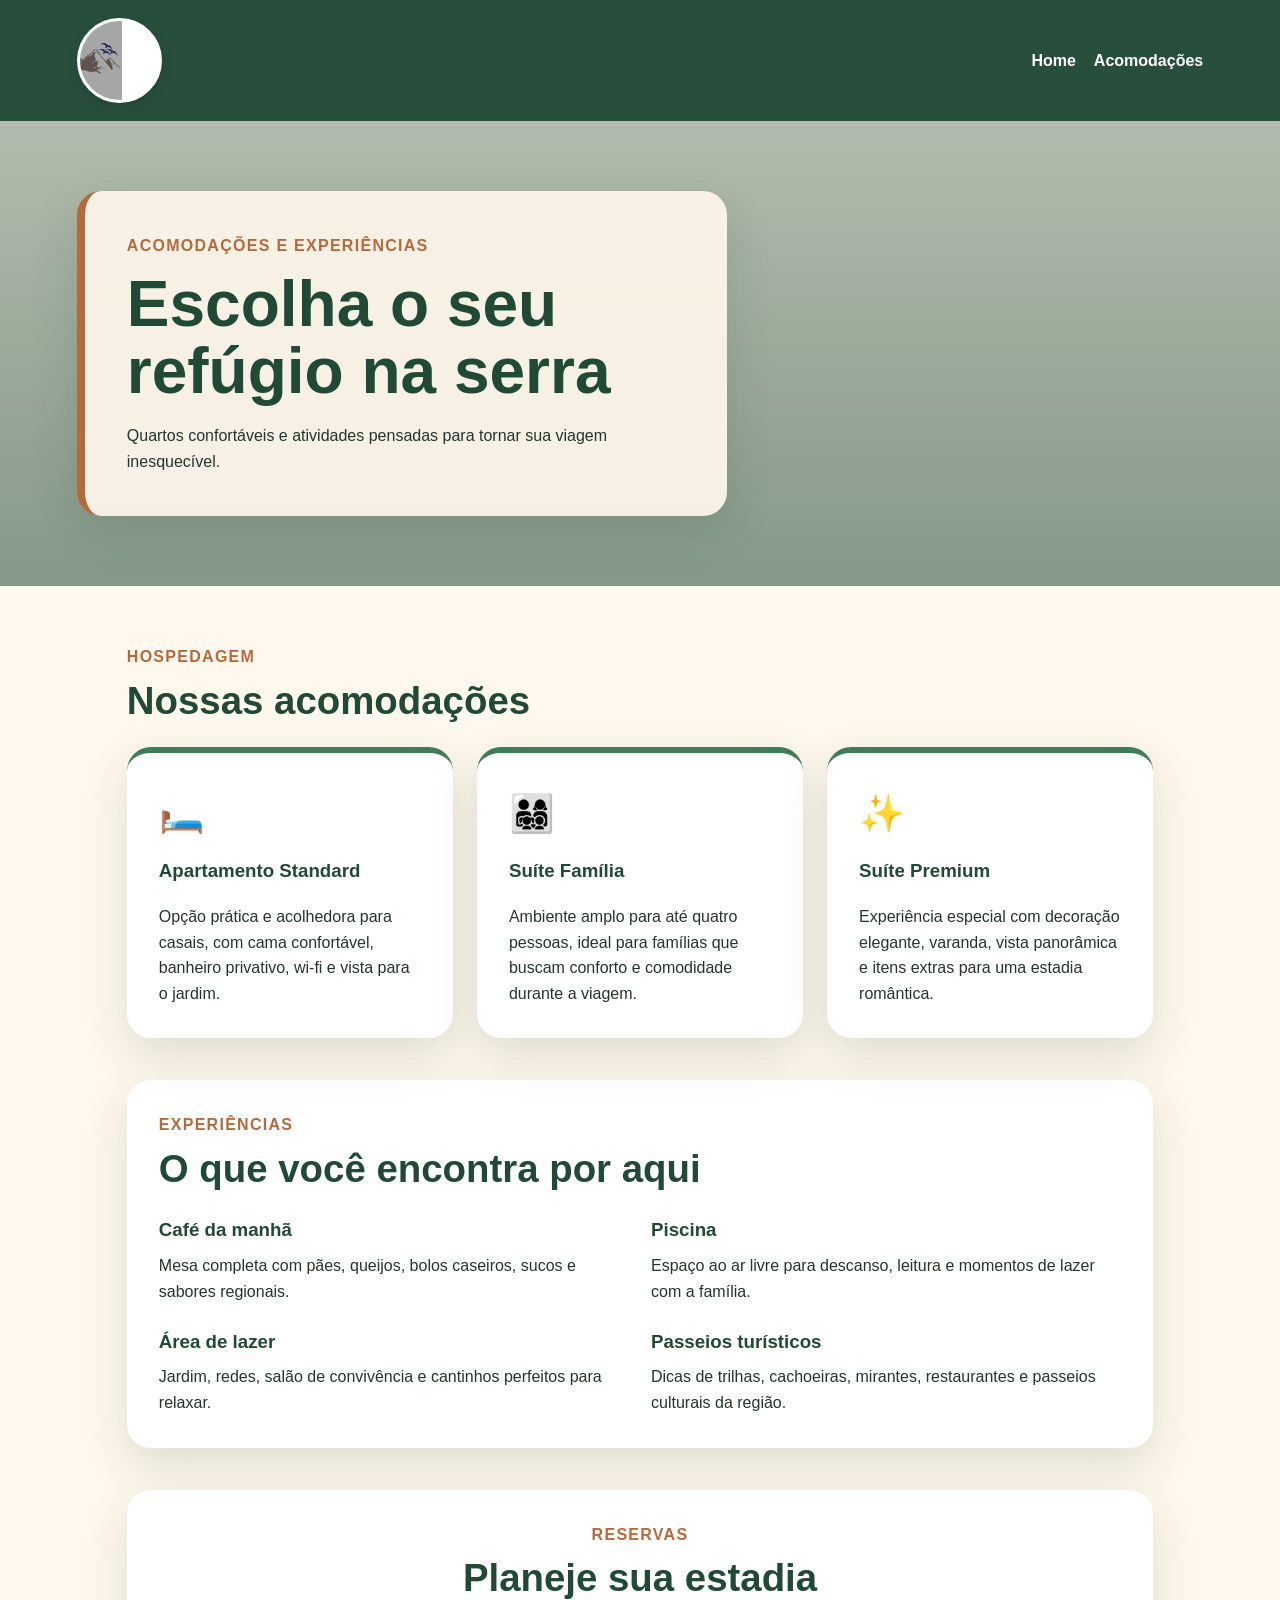
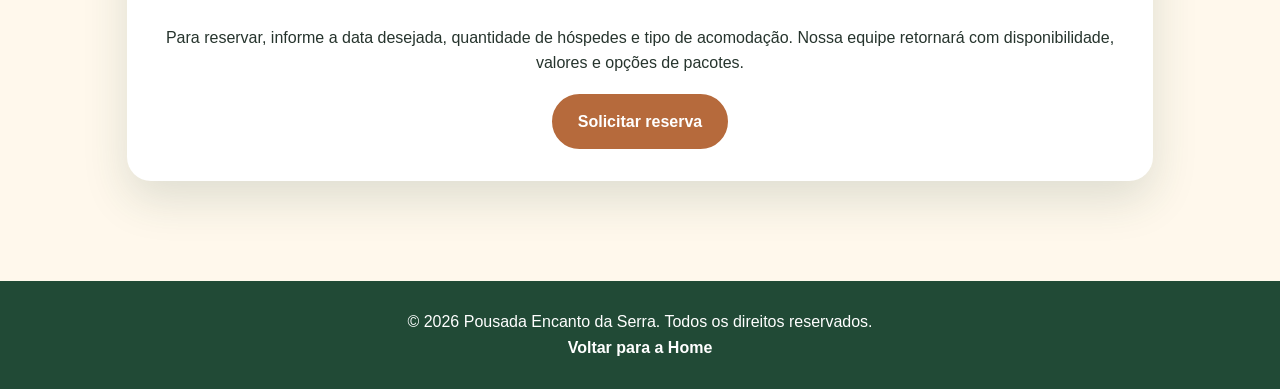
<file: Pousada/acomodacoes.html>
<!DOCTYPE html>
<html lang="pt-BR">
<head>
    <meta charset="UTF-8">
    <meta name="viewport" content="width=device-width, initial-scale=1.0">
    <title>Pousada Encanto da Serra | Acomodações</title>
    <link rel="stylesheet" href="acomodacoesstyle.css">
</head>
<body>
    <header class="topo">
        <a class="marca" href="index.html" aria-label="Página inicial da Pousada Encanto da Serra">
            <span class="logo" aria-hidden="true">
                <img src="img/logo.png" alt="Logo do site">
            <span>Pousada Encanto da Serra</span>
        </a>

        <nav class="menu" aria-label="Menu principal">
            <a href="index.html">Home</a>
            <a href="acomodacoes.html">Acomodações</a>
        </nav>
    </header>

    <section class="banner banner-menor">
        <div class="banner-conteudo">
            <p class="tag">Acomodações e experiências</p>
            <h1>Escolha o seu refúgio na serra</h1>
            <p>Quartos confortáveis e atividades pensadas para tornar sua viagem inesquecível.</p>
        </div>
    </section>

    <main>
        <section class="secao">
            <p class="subtitulo">Hospedagem</p>
            <h2>Nossas acomodações</h2>
            <div class="cards-servicos cards-grandes">
                <article class="servico">
                    <span>🛏️</span>
                    <h3>Apartamento Standard</h3>
                    <p>Opção prática e acolhedora para casais, com cama confortável, banheiro privativo, wi-fi e vista para o jardim.</p>
                </article>
                <article class="servico">
                    <span>👨‍👩‍👧‍👦</span>
                    <h3>Suíte Família</h3>
                    <p>Ambiente amplo para até quatro pessoas, ideal para famílias que buscam conforto e comodidade durante a viagem.</p>
                </article>
                <article class="servico">
                    <span>✨</span>
                    <h3>Suíte Premium</h3>
                    <p>Experiência especial com decoração elegante, varanda, vista panorâmica e itens extras para uma estadia romântica.</p>
                </article>
            </div>
        </section>

        <section class="secao card">
            <p class="subtitulo">Experiências</p>
            <h2>O que você encontra por aqui</h2>
            <div class="lista-experiencias">
                <article>
                    <h3>Café da manhã</h3>
                    <p>Mesa completa com pães, queijos, bolos caseiros, sucos e sabores regionais.</p>
                </article>
                <article>
                    <h3>Piscina</h3>
                    <p>Espaço ao ar livre para descanso, leitura e momentos de lazer com a família.</p>
                </article>
                <article>
                    <h3>Área de lazer</h3>
                    <p>Jardim, redes, salão de convivência e cantinhos perfeitos para relaxar.</p>
                </article>
                <article>
                    <h3>Passeios turísticos</h3>
                    <p>Dicas de trilhas, cachoeiras, mirantes, restaurantes e passeios culturais da região.</p>
                </article>
            </div>
        </section>

        <section class="secao reserva card">
            <p class="subtitulo">Reservas</p>
            <h2>Planeje sua estadia</h2>
            <p>Para reservar, informe a data desejada, quantidade de hóspedes e tipo de acomodação. Nossa equipe retornará com disponibilidade, valores e opções de pacotes.</p>
            <a class="botao" href="mailto:reservas@encantodaserra.com.br?subject=Reserva%20Pousada%20Encanto%20da%20Serra">Solicitar reserva</a>
        </section>
    </main>

    <footer>
        <p>&copy; 2026 Pousada Encanto da Serra. Todos os direitos reservados.</p>
        <p><a href="index.html">Voltar para a Home</a></p>
    </footer>
</body>
</html>
</file>
<file: CineVibes/indexstyle.css>
:root {
  --bg: #0d1021;
  --surface: #171b34;
  --surface-soft: #202646;
  --text: #f6f7fb;
  --muted: #b9bfd7;
  --pink: #ff4fd8;
  --purple: #7b5cff;
  --cyan: #35d6ff;
  --yellow: #ffd166;
}

* {
  box-sizing: border-box;
}

body {
  min-height: 100vh;
  color: var(--text);
  background:
    radial-gradient(circle at top left, rgba(123, 92, 255, 0.35), transparent 32rem),
    radial-gradient(circle at top right, rgba(255, 79, 216, 0.22), transparent 28rem),
    var(--bg);
  font-family: Arial, Helvetica, sans-serif;
}

.navbar,
.footer {
  background: rgba(13, 16, 33, 0.92);
  border-bottom: 1px solid rgba(255, 255, 255, 0.08);
  backdrop-filter: blur(14px);
}

.footer {
  border-top: 1px solid rgba(255, 255, 255, 0.08);
  border-bottom: 0;
  color: var(--muted);
}

.logo {
    width: 85px;
    height: 85px;
    border-radius: 50%;
    overflow: hidden;
    display: flex;
    align-items: center;
    justify-content: center;
    background: #fff;
    border: 3px solid var(--branco);
    box-shadow: 0 4px 12px rgba(0,0,0,0.15);
    flex-shrink: 0;
}

.logo img {
    width: 100%;
    height: 100%;
    object-fit: cover;
    display: block;
}

.nav-link {
  color: var(--muted);
  font-weight: 700;
}

.nav-link:hover,
.nav-link:focus,
.nav-link.active {
  color: white !important;
}

.hero {
  min-height: 430px;
  display: grid;
  align-items: center;
  overflow: hidden;
  position: relative;
  padding: clamp(2rem, 6vw, 5rem);
  background:
    linear-gradient(135deg, rgba(255, 79, 216, 0.86), rgba(123, 92, 255, 0.82)),
    radial-gradient(circle at 80% 30%, rgba(53, 214, 255, 0.8), transparent 18rem);
  border: 1px solid rgba(255, 255, 255, 0.16);
  border-radius: 32px;
  box-shadow: 0 30px 80px rgba(0, 0, 0, 0.35);
}

.hero::after {
  content: "▶";
  position: absolute;
  right: clamp(1rem, 8vw, 6rem);
  bottom: clamp(1rem, 8vw, 5rem);
  display: grid;
  width: clamp(110px, 20vw, 210px);
  height: clamp(110px, 20vw, 210px);
  place-items: center;
  color: rgba(255, 255, 255, 0.82);
  font-size: clamp(3rem, 9vw, 8rem);
  background: rgba(255, 255, 255, 0.13);
  border: 2px solid rgba(255, 255, 255, 0.24);
  border-radius: 50%;
}

.hero-content {
  max-width: 670px;
  position: relative;
  z-index: 1;
}

.hero h1 {
  font-size: clamp(2.4rem, 6vw, 5.5rem);
  line-height: 0.95;
  font-weight: 900;
  letter-spacing: -0.2rem;
}

.hero p,
.lead {
  color: var(--muted);
}

.hero p {
  color: rgba(255, 255, 255, 0.86);
  font-size: 1.2rem;
}

.eyebrow,
.rating {
  color: var(--yellow);
  font-weight: 800;
  text-transform: uppercase;
  letter-spacing: 0.08rem;
}

.section-title {
  color: white;
  font-weight: 900;
  letter-spacing: -0.08rem;
}

.info-strip,
.vibe-card {
  background: linear-gradient(180deg, rgba(32, 38, 70, 0.95), rgba(23, 27, 52, 0.95));
  border: 1px solid rgba(255, 255, 255, 0.12);
  border-radius: 24px;
  box-shadow: 0 18px 45px rgba(0, 0, 0, 0.25);
}

.vibe-card {
  height: 100%;
  overflow: hidden;
  color: var(--text);
  transition: transform 0.2s ease, box-shadow 0.2s ease;
}

.vibe-card:hover {
  transform: translateY(-6px);
  box-shadow: 0 24px 60px rgba(0, 0, 0, 0.36);
}

.poster-shape {
  min-height: 210px;
  display: grid;
  place-items: center;
  color: rgba(255, 255, 255, 0.9);
  font-size: 3.5rem;
  font-weight: 900;
  letter-spacing: -0.18rem;
}

.poster-space .poster-shape {
  background: linear-gradient(135deg, #171bff, #9d4edd, #35d6ff);
}

.poster-action .poster-shape {
  background: linear-gradient(135deg, #ff3d00, #ff006e, #ffd166);
}

.poster-drama .poster-shape {
  background: linear-gradient(135deg, #006d77, #83c5be, #edf6f9);
}

.poster-comedy .poster-shape {
  background: linear-gradient(135deg, #ffbe0b, #fb5607, #ff006e);
}

.poster-suspense .poster-shape {
  background: linear-gradient(135deg, #111827, #4c1d95, #7f1d1d);
}

.poster-doc .poster-shape {
  background: linear-gradient(135deg, #023e8a, #00b4d8, #90e0ef);
}

.badge-vibe {
  color: #13091f;
  background: linear-gradient(135deg, var(--yellow), var(--cyan));
}

.btn-vibe {
  color: white;
  font-weight: 800;
  background: linear-gradient(135deg, var(--pink), var(--purple));
  border: 0;
  border-radius: 999px;
  padding: 0.75rem 1.35rem;
  box-shadow: 0 14px 28px rgba(255, 79, 216, 0.22);
}

.btn-vibe:hover,
.btn-vibe:focus {
  color: white;
  filter: brightness(1.1);
}

.text-muted-custom,
.card p {
  color: var(--muted);
}

.card h3 {
  color: white;
  font-weight: 800;
}

@media (max-width: 767px) {
  .hero {
    min-height: 520px;
  }

  .hero::after {
    opacity: 0.45;
  }
}
</file>
<file: fit store/style.css>
:root {
    --verde-escuro: #214a36;
    --verde: #3f7d58;
    --verde-claro: #dceadf;
    --creme: #fff8ec;
    --areia: #e8d3b0;
    --terracota: #b66a3c;
    --texto: #26342d;
    --branco: #ffffff;

    --sombra: 0 18px 45px rgba(33, 74, 54, 0.15);
}


/* =========================
   RESET
========================= */

* {
    margin: 0;
    padding: 0;
    box-sizing: border-box;
}

html {
    scroll-behavior: smooth;
}

body {
    background: var(--creme);
    color: var(--texto);
    font-family: Arial, Helvetica, sans-serif;
    line-height: 1.6;
}


/* =========================
   TOPO
========================= */

.topo {
    width: 100%;
    min-height: 90px;

    display: flex;
    align-items: center;
    justify-content: space-between;

    gap: 25px;
    padding: 15px 6%;

    background: var(--verde-escuro);
    color: var(--branco);

    position: sticky;
    top: 0;
    z-index: 1000;

    box-shadow: 0 5px 20px rgba(0, 0, 0, 0.15);
}


/* =========================
   MARCA
========================= */

.marca {
    display: flex;
    align-items: center;

    gap: 12px;

    color: var(--branco);
    text-decoration: none;

    font-size: 1.15rem;
    font-weight: 700;
}

.logo {
    width: 110px;
    height: 110px;

    border-radius: 50%;
    overflow: hidden;

    display: flex;
    align-items: center;
    justify-content: center;

    background: var(--branco);
    border: 3px solid var(--branco);

    flex-shrink: 0;

    box-shadow: 0 4px 12px rgba(0, 0, 0, 0.15);
}

.logo img {
    width: 100%;
    height: 100%;

    object-fit: cover;
    display: block;
}


/* =========================
   MENU
========================= */

.menu {
    display: flex;
    align-items: center;
    justify-content: center;

    flex-wrap: wrap;

    gap: 22px;
}

.menu a {
    color: var(--branco);

    font-weight: 700;

    text-decoration: none;

    position: relative;

    transition: 0.25s ease;
}

.menu a::after {
    content: "";

    position: absolute;

    left: 0;
    bottom: -6px;

    width: 0;
    height: 2px;

    background: var(--areia);

    transition: 0.25s ease;
}

.menu a:hover {
    color: var(--areia);
}

.menu a:hover::after {
    width: 100%;
}


/* =========================
   BANNER
========================= */

.banner {
    min-height: 520px;

    display: flex;
    align-items: center;

    padding: 70px 6%;

    background:
        linear-gradient(
            rgba(33, 74, 54, 0.35),
            rgba(33, 74, 54, 0.55)
        ),
        url("https://images.unsplash.com/photo-1534438327276-14e5300c3a48?auto=format&fit=crop&w=1600&q=80")
        center / cover no-repeat;
}

.banner-menor {
    min-height: 410px;

    background:
        linear-gradient(
            rgba(33, 74, 54, 0.35),
            rgba(33, 74, 54, 0.55)
        ),
        url("https://images.unsplash.com/photo-1579758629938-03607ccdbaba?auto=format&fit=crop&w=1600&q=80")
        center / cover no-repeat;
}


/* =========================
   CONTEÚDO DO BANNER
========================= */

.banner-conteudo {
    max-width: 650px;

    padding: 42px;

    background: rgba(255, 248, 236, 0.94);

    border-left: 8px solid var(--terracota);

    border-radius: 24px;

    box-shadow: var(--sombra);
}

.tag,
.subtitulo {
    color: var(--terracota);

    font-weight: 800;

    letter-spacing: 0.08em;

    text-transform: uppercase;
}

.banner-conteudo p {
    margin-bottom: 10px;
}


/* =========================
   TÍTULOS
========================= */

h1 {
    color: var(--verde-escuro);

    font-size: clamp(2.2rem, 5vw, 4.3rem);

    line-height: 1.05;

    margin: 12px 0 18px;
}

h2 {
    color: var(--verde-escuro);

    font-size: clamp(1.8rem, 3vw, 2.5rem);

    margin-bottom: 16px;
}

h3 {
    color: var(--verde-escuro);

    margin-bottom: 8px;
}


/* =========================
   MAIN
========================= */

main {
    max-width: 1180px;

    margin: 0 auto;

    padding: 58px 6%;
}

.secao {
    margin-bottom: 42px;
}


/* =========================
   CARD
========================= */

.card {
    background: var(--branco);

    border-radius: 24px;

    box-shadow: var(--sombra);

    padding: 32px;
}


/* =========================
   GRID DUPLA
========================= */

.grade-dupla {
    display: grid;

    grid-template-columns: 1.1fr 0.9fr;

    gap: 24px;
}


/* =========================
   CARDS DE DESTAQUE
========================= */

.cards-servicos {
    display: grid;

    grid-template-columns: repeat(3, 1fr);

    gap: 24px;
}

.servico {
    background: var(--branco);

    border-radius: 24px;

    box-shadow: var(--sombra);

    padding: 32px;

    border-top: 6px solid var(--verde);

    transition: 0.25s ease;
}

.servico:hover {
    transform: translateY(-6px);
}

.servico span {
    display: inline-block;

    font-size: 2.3rem;

    margin-bottom: 12px;
}


/* =========================
   PRODUTOS
========================= */

.grade-produtos {
    display: grid;

    grid-template-columns: repeat(3, 1fr);

    gap: 24px;
}

.produto-card {
    background: var(--branco);

    border-radius: 24px;

    overflow: hidden;

    box-shadow: var(--sombra);

    transition: 0.25s ease;
}

.produto-card:hover {
    transform: translateY(-8px);

    box-shadow:
        0 25px 55px rgba(33, 74, 54, 0.2);
}

.produto-card img {
    width: 100%;
    height: 230px;

    display: block;

    object-fit: cover;
}

.produto-conteudo {
    padding: 24px;
}

.produto-conteudo h3 {
    font-size: 1.25rem;
}

.produto-conteudo p {
    margin-bottom: 16px;
}

.produto-conteudo strong {
    display: block;

    color: var(--terracota);

    font-size: 1.4rem;

    margin-bottom: 10px;
}


/* =========================
   LOCALIZAÇÃO
========================= */

.localizacao ul {
    margin-left: 20px;

    margin-top: 14px;
}


/* =========================
   BOTÕES
========================= */

.botao {
    display: inline-block;

    margin-top: 20px;

    padding: 13px 24px;

    border-radius: 999px;

    border: 2px solid var(--terracota);

    background: var(--terracota);

    color: var(--branco);

    font-weight: 800;

    text-decoration: none;

    cursor: pointer;

    transition: 0.2s ease;
}

.botao:hover {
    background: var(--verde-escuro);

    border-color: var(--verde-escuro);

    color: var(--branco);

    transform: translateY(-2px);
}

.botao-secundario {
    background: transparent;

    color: var(--terracota);
}


/* =========================
   CONTATOS
========================= */

.contato-links {
    display: flex;

    flex-wrap: wrap;

    gap: 14px;

    margin-top: 22px;
}


/* =========================
   FORMULÁRIOS
========================= */

form {
    display: flex;

    flex-direction: column;

    gap: 10px;
}

form label {
    color: var(--verde-escuro);

    font-weight: 700;

    margin-top: 8px;
}

form input,
form textarea {
    width: 100%;

    padding: 13px 15px;

    border: 2px solid var(--verde-claro);

    border-radius: 12px;

    background: var(--branco);

    color: var(--texto);

    font-family: Arial, Helvetica, sans-serif;

    font-size: 1rem;

    outline: none;

    transition: 0.2s ease;
}

form textarea {
    resize: vertical;
}

form input:focus,
form textarea:focus {
    border-color: var(--verde);

    box-shadow:
        0 0 0 4px rgba(63, 125, 88, 0.12);
}


/* =========================
   LOGIN
========================= */

.login-area {
    min-height: 600px;

    display: flex;

    align-items: center;

    justify-content: center;
}

.login-card {
    width: 100%;

    max-width: 480px;

    padding: 40px;

    background: var(--branco);

    border-radius: 24px;

    box-shadow: var(--sombra);
}

.login-card h1 {
    font-size: 2.5rem;

    margin-bottom: 8px;
}

.login-links {
    display: flex;

    flex-direction: column;

    gap: 8px;

    margin-top: 22px;

    text-align: center;
}

.login-links a {
    color: var(--verde);

    font-weight: 700;

    text-decoration: none;
}

.login-links a:hover {
    color: var(--terracota);
}


/* =========================
   RODAPÉ
========================= */

footer {
    background: var(--verde-escuro);

    color: var(--branco);

    padding: 30px 6%;

    text-align: center;
}

footer a {
    color: var(--branco);

    font-weight: 700;

    text-decoration: none;
}

footer a:hover {
    color: var(--areia);
}


/* =========================
   RESPONSIVO
========================= */

@media (max-width: 900px) {

    .cards-servicos,
    .grade-produtos {
        grid-template-columns: repeat(2, 1fr);
    }

    .grade-dupla {
        grid-template-columns: 1fr;
    }

}


@media (max-width: 700px) {

    .topo {
        position: static;

        flex-direction: column;

        text-align: center;
    }

    .menu {
        gap: 12px;
    }

    .menu a {
        font-size: 14px;
    }

    .banner,
    .banner-menor {
        min-height: auto;

        padding: 40px 5%;
    }

    .banner-conteudo {
        padding: 28px;
    }

    .cards-servicos,
    .grade-produtos {
        grid-template-columns: 1fr;
    }

    .login-card {
        padding: 28px;
    }

}
</file>
<file: Pousada/pousadastyle.css>
:root {
    --verde-escuro: #214a36;
    --verde: #3f7d58;
    --verde-claro: #dceadf;
    --creme: #fff8ec;
    --areia: #e8d3b0;
    --terracota: #b66a3c;
    --texto: #26342d;
    --branco: #ffffff;
    --sombra: 0 18px 45px rgba(33, 74, 54, 0.15);
}

* {
    box-sizing: border-box;
    margin: 0;
    padding: 0;
}

html {
    scroll-behavior: smooth;
}

body {
    background: var(--creme);
    color: var(--texto);
    font-family: Arial, Helvetica, sans-serif;
    line-height: 1.6;
}

.topo {
    align-items: center;
    background: rgba(33, 74, 54, 0.97);
    color: var(--branco);
    display: flex;
    gap: 24px;
    justify-content: space-between;
    padding: 18px 6%;
    position: sticky;
    top: 0;
    z-index: 10;
}

.marca {
    align-items: center;
    color: var(--branco);
    display: flex;
    font-size: 1.15rem;
    font-weight: 700;
    gap: 12px;
    text-decoration: none;
}

.logo {
    width: 85px;
    height: 85px;
    border-radius: 50%;
    overflow: hidden;
    display: flex;
    align-items: center;
    justify-content: center;
    background: #fff;
    border: 3px solid var(--branco);
    box-shadow: 0 4px 12px rgba(0,0,0,0.15);
    flex-shrink: 0;
}

.logo img {
    width: 100%;
    height: 100%;
    object-fit: cover; /* preenche o círculo sem deformar */
    display: block;
}

.marca {
    display: flex;
    align-items: center;
    gap: 14px;
    color: var(--branco);
    text-decoration: none;
    font-weight: 700;
    font-size: 1.1rem;
}

.menu {
    display: flex;
    flex-wrap: wrap;
    gap: 18px;
    justify-content: center;
}

.menu a,
footer a {
    color: var(--branco);
    font-weight: 700;
    text-decoration: none;
}

.menu a:hover,
footer a:hover {
    color: var(--areia);
}

.banner {
    align-items: center;
    background: linear-gradient(rgba(33, 74, 54, 0.35), rgba(33, 74, 54, 0.55)), url("https://images.unsplash.com/photo-1500530855697-b586d89ba3ee?auto=format&fit=crop&w=1600&q=80") center/cover;
    display: flex;
    min-height: 520px;
    padding: 70px 6%;
}

.banner-menor {
    background-image: linear-gradient(rgba(33, 74, 54, 0.35), rgba(33, 74, 54, 0.55)), url("https://images.unsplash.com/photo-1566073771259-6a8506099945?auto=format&fit=crop&w=1600&q=80");
    min-height: 410px;
}

.banner-conteudo {
    background: rgba(255, 248, 236, 0.92);
    border-left: 8px solid var(--terracota);
    border-radius: 24px;
    box-shadow: var(--sombra);
    max-width: 650px;
    padding: 42px;
}

.tag,
.subtitulo {
    color: var(--terracota);
    font-weight: 800;
    letter-spacing: 0.08em;
    text-transform: uppercase;
}

h1 {
    color: var(--verde-escuro);
    font-size: clamp(2.2rem, 5vw, 4.3rem);
    line-height: 1.05;
    margin: 12px 0 18px;
}

h2 {
    color: var(--verde-escuro);
    font-size: clamp(1.8rem, 3vw, 2.5rem);
    margin-bottom: 16px;
}

h3 {
    color: var(--verde-escuro);
    margin-bottom: 8px;
}

main {
    margin: 0 auto;
    max-width: 1180px;
    padding: 58px 6%;
}

.secao {
    margin-bottom: 42px;
}

.card,
.servico {
    background: var(--branco);
    border-radius: 24px;
    box-shadow: var(--sombra);
    padding: 32px;
}

.grade-dupla {
    display: grid;
    gap: 24px;
    grid-template-columns: 1.1fr 0.9fr;
}

.localizacao ul {
    margin-left: 20px;
    margin-top: 14px;
}

.fotos {
    display: grid;
    gap: 12px;
}

.fotos span {
    background: var(--verde-claro);
    border-radius: 16px;
    color: var(--verde-escuro);
    font-weight: 700;
    padding: 18px;
}

.cards-servicos {
    display: grid;
    gap: 24px;
    grid-template-columns: repeat(3, 1fr);
}

.servico {
    border-top: 6px solid var(--verde);
}

.servico span {
    display: inline-block;
    font-size: 2.3rem;
    margin-bottom: 12px;
}

.lista-experiencias {
    display: grid;
    gap: 22px;
    grid-template-columns: repeat(2, 1fr);
}

.contato-links {
    display: flex;
    flex-wrap: wrap;
    gap: 14px;
    margin-top: 22px;
}

.botao {
    background: var(--terracota);
    border: 2px solid var(--terracota);
    border-radius: 999px;
    color: var(--branco);
    display: inline-block;
    font-weight: 800;
    margin-top: 24px;
    padding: 13px 24px;
    text-decoration: none;
    transition: 0.2s ease;
}

.botao:hover {
    background: var(--verde-escuro);
    border-color: var(--verde-escuro);
    transform: translateY(-2px);
}

.botao-secundario {
    background: transparent;
    color: var(--terracota);
}

footer {
    background: var(--verde-escuro);
    color: var(--branco);
    padding: 28px 6%;
    text-align: center;
}

@media (max-width: 820px) {
    .topo {
        justify-content: center;
        position: static;
        text-align: center;
    }

    .banner,
    .banner-menor {
        min-height: auto;
        padding: 42px 5%;
    }

    .banner-conteudo {
        padding: 28px;
    }

    .grade-dupla,
    .cards-servicos,
    .lista-experiencias {
        grid-template-columns: 1fr;
    }
}
</file>
<file: CineVibes/catstyle.css>
:root {
  --bg: #0d1021;
  --surface: #171b34;
  --surface-soft: #202646;
  --text: #f6f7fb;
  --muted: #b9bfd7;
  --pink: #ff4fd8;
  --purple: #7b5cff;
  --cyan: #35d6ff;
  --yellow: #ffd166;
  --white: #ffffff;
}

*{ box-sizing:border-box; }

body{
  min-height:100vh;
  margin:0;
  color:var(--text);
  background:
    radial-gradient(circle at top left, rgba(123,92,255,.35), transparent 32rem),
    radial-gradient(circle at top right, rgba(255,79,216,.22), transparent 28rem),
    var(--bg);
  font-family: Arial, Helvetica, sans-serif;
}

/* NAVBAR */
.navbar{
  background:rgba(13,16,33,.92);
  border-bottom:1px solid rgba(255,255,255,.08);
  backdrop-filter:blur(14px);
}

.nav-link{
  color:var(--muted);
  font-weight:700;
  padding:.55rem .95rem !important;
  border-radius:999px;
  transition:.2s ease;
}

.nav-link:hover,
.nav-link.active{
  color:#fff !important;
  background:rgba(255,255,255,.08);
}

/* LOGO */
.logo{
  width:85px;
  height:85px;
  border-radius:50%;
  overflow:hidden;
  display:flex;
  align-items:center;
  justify-content:center;
  background:#fff;
  border:3px solid rgba(255,255,255,.9);
  box-shadow:0 4px 12px rgba(0,0,0,.25);
  flex-shrink:0;
}

.logo img{
  width:100%;
  height:100%;
  object-fit:cover;
  display:block;
}

/* HERO */
.hero{
  position:relative;
  overflow:hidden;
  min-height:340px;
  display:grid;
  align-items:center;
  padding:clamp(2rem,6vw,4rem);
  border:1px solid rgba(255,255,255,.12);
  border-radius:32px;
  background:
    linear-gradient(115deg, rgba(13,16,33,.95), rgba(23,27,52,.82)),
    radial-gradient(circle at 82% 24%, rgba(255,209,102,.25), transparent 14rem),
    linear-gradient(135deg,var(--purple),var(--pink),var(--cyan));
  box-shadow:0 28px 90px rgba(0,0,0,.35);
}

.hero::after{
  content:"🎬";
  position:absolute;
  right:clamp(1rem,8vw,4rem);
  bottom:1rem;
  font-size:clamp(4rem,12vw,9rem);
  opacity:.18;
  transform:rotate(-10deg);
}

.hero-content{
  position:relative;
  z-index:1;
  max-width:720px;
}

.hero h1{
  font-size:clamp(2.4rem,7vw,5rem);
  line-height:.95;
  margin:.75rem 0 1rem;
  font-weight:900;
  letter-spacing:-.06em;
}

.hero p,
.lead{
  color:var(--muted);
}

.eyebrow{
  color:var(--yellow);
  font-weight:800;
  text-transform:uppercase;
  letter-spacing:.16em;
  font-size:.8rem;
}

.section-title{
  font-weight:900;
  letter-spacing:-.04em;
}

/* CARDS DE CATEGORIA */
.vibe-card{
  height:100%;
  overflow:hidden;
  border:1px solid rgba(255,255,255,.11);
  border-radius:26px;
  color:var(--text);
  background:linear-gradient(180deg, rgba(32,38,70,.96), rgba(23,27,52,.96));
  box-shadow:0 18px 50px rgba(0,0,0,.24);
  transition:transform .25s ease, border-color .25s ease, box-shadow .25s ease;
}

.vibe-card:hover{
  transform:translateY(-8px);
  border-color:rgba(255,255,255,.28);
  box-shadow:0 28px 70px rgba(0,0,0,.32);
}

.poster{
  display:grid;
  place-items:center;
  min-height:180px;
  font-size:4rem;
  background:linear-gradient(135deg, rgba(255,255,255,.16), rgba(255,255,255,.03));
}

/* CORES DAS CATEGORIAS */
.action .poster{background:linear-gradient(135deg,#812038,#ff4d6d)}
.comedy .poster{background:linear-gradient(135deg,#735c19,#ffd166)}
.adventure .poster{background:linear-gradient(135deg,#18523e,#38ef7d)}
.sci-fi .poster{background:linear-gradient(135deg,#1c4277,#35d6ff)}
.drama .poster{background:linear-gradient(135deg,#54356d,#c084fc)}
.animation .poster{background:linear-gradient(135deg,#7a3170,#ff7ad9)}
.thriller .poster{background:linear-gradient(135deg,#293044,#ef4444)}
.fantasy .poster{background:linear-gradient(135deg,#4b2878,#8b5cf6)}

.card-body{ padding:1.35rem; }

.card-body h3{
  color:#fff;
  font-weight:850;
}

.card-body p{
  color:var(--muted);
  font-size:.95rem;
}

.card-body strong{ color:#fff; }

.badge-vibe{
  color:#13061b;
  background:linear-gradient(135deg,var(--yellow),#fff);
  border-radius:999px;
  padding:.45rem .75rem;
}

/* FOOTER */
.footer{
  color:var(--muted);
  background:rgba(13,16,33,.92);
  border-top:1px solid rgba(255,255,255,.08);
}

@media (max-width:575px){
  .hero{
    border-radius:22px;
    min-height:280px;
  }

  .poster{
    min-height:150px;
    font-size:3rem;
  }

  .nav-link{
    margin-top:.35rem;
  }

  .logo{
    width:50px;
    height:50px;
  }
}
</file>
<file: CineVibes/filmestyle.css>
:root {
  --bg: #0d1021;
  --surface: #171b34;
  --surface-soft: #202646;
  --text: #f6f7fb;
  --muted: #b9bfd7;
  --pink: #ff4fd8;
  --purple: #7b5cff;
  --cyan: #35d6ff;
  --yellow: #ffd166;
  --white: #ffffff;
}

*{
  box-sizing:border-box;
}

body{
  min-height:100vh;
  margin:0;
  color:var(--text);
  background:
    radial-gradient(circle at top left, rgba(123,92,255,.35), transparent 32rem),
    radial-gradient(circle at top right, rgba(255,79,216,.22), transparent 28rem),
    var(--bg);
  font-family: Arial, Helvetica, sans-serif;
}

/* Navbar */
.navbar{
  background:rgba(13,16,33,.92);
  border-bottom:1px solid rgba(255,255,255,.08);
  backdrop-filter:blur(14px);
}

.nav-link{
  color:var(--muted);
  font-weight:700;
  padding:.55rem .95rem !important;
  border-radius:999px;
  transition:.2s ease;
}

.nav-link:hover,
.nav-link.active{
  color:#fff !important;
  background:rgba(255,255,255,.08);
}

.logo{
  width:85px;
  height:85px;
  border-radius:50%;
  overflow:hidden;
  display:flex;
  align-items:center;
  justify-content:center;
  background:#fff;
  border:3px solid rgba(255,255,255,.9);
  box-shadow:0 4px 12px rgba(0,0,0,.25);
  flex-shrink:0;
}

.logo img{
  width:100%;
  height:100%;
  object-fit:cover;
  display:block;
}

/* Hero */
.hero{
  position:relative;
  overflow:hidden;
  min-height:360px;
  display:grid;
  align-items:end;
  padding:clamp(2rem,6vw,4rem);
  border:1px solid rgba(255,255,255,.12);
  border-radius:32px;
  background:
    linear-gradient(115deg, rgba(13,16,33,.95), rgba(23,27,52,.82)),
    radial-gradient(circle at 80% 20%, rgba(53,214,255,.25), transparent 20rem),
    linear-gradient(135deg,var(--purple),var(--pink),var(--cyan));
  box-shadow:0 28px 90px rgba(0,0,0,.35);
}

.hero::after{
  content:"";
  position:absolute;
  inset:auto -8% -28% auto;
  width:320px;
  aspect-ratio:1;
  border:24px solid rgba(255,255,255,.12);
  border-radius:50%;
}

.hero-content{
  position:relative;
  z-index:1;
  max-width:760px;
}

.hero-kicker{
  color:var(--yellow);
  font-weight:800;
  text-transform:uppercase;
  letter-spacing:.16em;
  font-size:.8rem;
}

.hero h1{
  font-size:clamp(2.4rem,7vw,5rem);
  line-height:.95;
  margin:.75rem 0 1rem;
  font-weight:900;
  letter-spacing:-.06em;
}

.hero p,
.lead{
  color:var(--muted);
}

.section-title{
  font-weight:900;
  letter-spacing:-.04em;
}

/* Cards */
.vibe-card{
  height:100%;
  overflow:hidden;
  border:1px solid rgba(255,255,255,.11);
  border-radius:24px;
  color:var(--text);
  background:linear-gradient(180deg, rgba(32,38,70,.96), rgba(23,27,52,.96));
  box-shadow:0 18px 50px rgba(0,0,0,.24);
  transition:transform .25s ease, border-color .25s ease, box-shadow .25s ease;
}

.vibe-card:hover{
  transform:translateY(-8px);
  border-color:rgba(255,255,255,.28);
  box-shadow:0 28px 70px rgba(0,0,0,.32);
}

.poster{
  min-height:230px;
  display:grid;
  place-items:center;
  isolation:isolate;
  position:relative;
  background:linear-gradient(135deg,var(--purple),var(--pink));
}

.poster::before{
  content:"";
  position:absolute;
  inset:18px;
  border:2px solid rgba(255,255,255,.35);
  border-radius:22px;
}

.poster span{
  font-size:3.5rem;
  font-weight:950;
  letter-spacing:-.12em;
  text-shadow:0 8px 30px rgba(0,0,0,.45);
}

.poster-orbita{background:radial-gradient(circle at top,var(--cyan),transparent 35%),linear-gradient(135deg,#2d2a8f,#090b1f)}
.poster-rua{background:linear-gradient(135deg,#ff512f,#dd2476 55%,#250042)}
.poster-lago{background:linear-gradient(135deg,#2afadf,#4c83ff)}
.poster-risos{background:linear-gradient(135deg,#ffd166,#ef476f)}
.poster-dragao{background:linear-gradient(135deg,#11998e,#38ef7d)}
.poster-codigo{background:linear-gradient(135deg,#0f2027,#2c5364)}
.poster-floresta{background:linear-gradient(135deg,#134e5e,#71b280)}
.poster-estrela{background:linear-gradient(135deg,#f7971e,#ffd200)}

.card-body{
  padding:1.35rem;
}

.card-body h3{
  color:#fff;
  font-weight:850;
}

.card-body p{
  color:var(--muted);
  font-size:.95rem;
}

.badge-vibe{
  color:#13061b;
  background:linear-gradient(135deg,var(--yellow),#fff);
  border-radius:999px;
  padding:.45rem .75rem;
}

.text-muted-custom{
  color:#dfe5f8 !important;
}

/* Footer */
.footer{
  color:var(--muted);
  background:rgba(13,16,33,.92);
  border-top:1px solid rgba(255,255,255,.08);
}

@media (max-width:575px){
  .hero{
    border-radius:22px;
    min-height:280px;
  }

  .poster{
    min-height:190px;
  }

  .nav-link{
    margin-top:.35rem;
  }

  .logo{
    width:50px;
    height:50px;
  }
}
</file>
<file: CineVibes/seriestyle.css>
:root {
  --bg: #0d1021;
  --surface: #171b34;
  --surface-soft: #202646;
  --text: #f6f7fb;
  --muted: #b9bfd7;
  --pink: #ff4fd8;
  --purple: #7b5cff;
  --cyan: #35d6ff;
  --yellow: #ffd166;
}

* {
  box-sizing: border-box;
}

body {
  min-height: 100vh;
  margin: 0;
  color: var(--text);
  background:
    radial-gradient(circle at top left, rgba(123,92,255,.35), transparent 32rem),
    radial-gradient(circle at top right, rgba(255,79,216,.22), transparent 28rem),
    var(--bg);
  font-family: Arial, Helvetica, sans-serif;
}

/* NAVBAR */
.navbar {
  background: rgba(13,16,33,.92);
  border-bottom: 1px solid rgba(255,255,255,.08);
  backdrop-filter: blur(14px);
}

.nav-link {
  color: var(--muted);
  font-weight: 700;
  padding: .55rem .95rem !important;
  border-radius: 999px;
  transition: .2s ease;
}

.nav-link:hover,
.nav-link.active {
  color: #fff !important;
  background: rgba(255,255,255,.08);
}

/* LOGO */
.brand-logo {
  display: inline-grid;
  width: 48px;
  height: 48px;
  place-items: center;
  border-radius: 16px;
  color: #fff;
  font-weight: 900;
  letter-spacing: -.06em;
  background: linear-gradient(135deg, var(--pink), var(--purple) 55%, var(--cyan));
  box-shadow: 0 10px 28px rgba(124,92,255,.35);
}

.logo-small {
  width: 40px;
  height: 40px;
  border-radius: 13px;
  flex: 0 0 auto;
  font-size: .85rem;
}

/* HERO */
.hero {
  position: relative;
  overflow: hidden;
  min-height: 340px;
  display: grid;
  align-items: end;
  padding: clamp(2rem, 6vw, 4rem);
  border: 1px solid rgba(255,255,255,.12);
  border-radius: 32px;
  background:
    linear-gradient(115deg, rgba(13,16,33,.95), rgba(23,27,52,.82)),
    radial-gradient(circle at 80% 20%, rgba(53,214,255,.25), transparent 20rem),
    linear-gradient(135deg, var(--purple), var(--pink), var(--cyan));
  box-shadow: 0 28px 90px rgba(0,0,0,.35);
}

.hero::after {
  content: "";
  position: absolute;
  inset: auto -8% -28% auto;
  width: 320px;
  aspect-ratio: 1;
  border: 24px solid rgba(255,255,255,.12);
  border-radius: 50%;
}

.hero-content {
  position: relative;
  z-index: 1;
  max-width: 760px;
}

.eyebrow {
  color: var(--yellow);
  font-weight: 800;
  text-transform: uppercase;
  letter-spacing: .16em;
  font-size: .8rem;
}

.hero h1 {
  font-size: clamp(2.4rem, 7vw, 5rem);
  line-height: .95;
  margin: .75rem 0 1rem;
  font-weight: 900;
  letter-spacing: -.06em;
}

.hero p,
.lead {
  color: var(--muted);
}

.section-title {
  font-weight: 900;
  letter-spacing: -.04em;
}

/* CARDS */
.vibe-card {
  overflow: hidden;
  border: 1px solid rgba(255,255,255,.11);
  border-radius: 24px;
  color: var(--text);
  background: linear-gradient(180deg, rgba(32,38,70,.96), rgba(23,27,52,.96));
  box-shadow: 0 18px 50px rgba(0,0,0,.24);
  transition: transform .25s ease, border-color .25s ease, box-shadow .25s ease;
}

.vibe-card:hover {
  transform: translateY(-8px);
  border-color: rgba(255,255,255,.28);
  box-shadow: 0 28px 70px rgba(0,0,0,.32);
}

/* POSTERS */
.poster {
  min-height: 220px;
  display: grid;
  place-items: center;
  position: relative;
  isolation: isolate;
  text-align: center;
  padding: 1rem;
}

.poster::before {
  content: "";
  position: absolute;
  inset: 18px;
  border: 2px solid rgba(255,255,255,.35);
  border-radius: 22px;
}

.poster span {
  position: relative;
  z-index: 1;
  font-size: 1.8rem;
  line-height: 1.1;
  font-weight: 900;
  text-shadow: 0 8px 30px rgba(0,0,0,.45);
}

/* CORES DOS POSTERS */
.poster-cidade {
  background: linear-gradient(135deg, #1827a6, #22d3ee);
}

.poster-misterio {
  background: linear-gradient(135deg, #1f163d, #f59e0b);
}

.poster-familia {
  background: linear-gradient(135deg, #fb7185, #facc15);
}

.poster-cosmos {
  background: linear-gradient(135deg, #020617, #8b5cf6);
}

.poster-floresta {
  background: linear-gradient(135deg, #064e3b, #84cc16);
}

.poster-codigo {
  background: linear-gradient(135deg, #111827, #ef4444);
}

.poster-lago {
  background: linear-gradient(135deg, #0ea5e9, #f9a8d4);
}

.poster-estrela {
  background: linear-gradient(135deg, #f97316, #ec4899);
}

/* CONTEÚDO */
.card-body {
  padding: 1.35rem;
}

.card-body h3 {
  color: #fff;
  font-weight: 850;
}

.card-body p {
  color: var(--muted);
  font-size: .95rem;
}

.badge-vibe {
  color: #13061b;
  background: linear-gradient(135deg, var(--yellow), #fff);
  border-radius: 999px;
  padding: .45rem .75rem;
}

.text-muted-custom {
  color: #dfe5f8 !important;
}

/* FOOTER */
.footer {
  color: var(--muted);
  background: rgba(13,16,33,.92);
  border-top: 1px solid rgba(255,255,255,.08);
}

/* RESPONSIVO */
@media (max-width: 575px) {
  .hero {
    border-radius: 22px;
    min-height: 280px;
  }

  .poster {
    min-height: 190px;
  }

  .nav-link {
    margin-top: .35rem;
  }
}

/* LOGO */
.logo{
  width:85px;
  height:85px;
  border-radius:50%;
  overflow:hidden;
  display:flex;
  align-items:center;
  justify-content:center;
  background:#fff;
  border:3px solid rgba(255,255,255,.9);
  box-shadow:0 4px 12px rgba(0,0,0,.25);
  flex-shrink:0;
}

.logo img{
  width:100%;
  height:100%;
  object-fit:cover;
  display:block;
}
</file>
<file: Pousada/acomodacoesstyle.css>
:root {
    --verde-escuro: #214a36;
    --verde: #3f7d58;
    --verde-claro: #dceadf;
    --creme: #fff8ec;
    --areia: #e8d3b0;
    --terracota: #b66a3c;
    --texto: #26342d;
    --branco: #ffffff;
    --sombra: 0 18px 45px rgba(33, 74, 54, 0.15);
}

/* Reset */
* {
    box-sizing: border-box;
    margin: 0;
    padding: 0;
}

html {
    scroll-behavior: smooth;
}

body {
    background: var(--creme);
    color: var(--texto);
    font-family: Arial, Helvetica, sans-serif;
    line-height: 1.6;
}

/* Header */
.topo {
    align-items: center;
    background: rgba(33, 74, 54, 0.97);
    color: var(--branco);
    display: flex;
    gap: 24px;
    justify-content: space-between;
    padding: 18px 6%;
    position: sticky;
    top: 0;
    z-index: 100;
}

.marca {
    display: flex;
    align-items: center;
    gap: 14px;
    color: var(--branco);
    text-decoration: none;
    font-weight: 700;
    font-size: 1.1rem;
}

.logo {
    width: 85px;
    height: 85px;
    border-radius: 50%;
    overflow: hidden;
    display: flex;
    align-items: center;
    justify-content: center;
    background: #fff;
    border: 3px solid var(--branco);
    box-shadow: 0 4px 12px rgba(0,0,0,0.15);
    flex-shrink: 0;
}

.logo img {
    width: 100%;
    height: 100%;
    object-fit: cover;
    display: block;
}

.menu {
    display: flex;
    flex-wrap: wrap;
    gap: 18px;
    justify-content: center;
}

.menu a,
footer a {
    color: var(--branco);
    font-weight: 700;
    text-decoration: none;
    transition: 0.2s ease;
}

.menu a:hover,
footer a:hover {
    color: var(--areia);
}

/* Banner */
.banner {
    align-items: center;
    background: linear-gradient(
            rgba(33, 74, 54, 0.35),
            rgba(33, 74, 54, 0.55)
        ),
        url("https://images.unsplash.com/photo-1500530855697-b586d89ba3ee?auto=format&fit=crop&w=1600&q=80")
            center/cover;
    display: flex;
    min-height: 520px;
    padding: 70px 6%;
}

.banner-menor {
    background-image: linear-gradient(
            rgba(33, 74, 54, 0.35),
            rgba(33, 74, 54, 0.55)
        ),
        url("https://images.unsplash.com/photo-1566073771259-6a8506099945?auto=format&fit=crop&w=1600&q=80");
    min-height: 410px;
}

.banner-conteudo {
    background: rgba(255, 248, 236, 0.92);
    border-left: 8px solid var(--terracota);
    border-radius: 24px;
    box-shadow: var(--sombra);
    max-width: 650px;
    padding: 42px;
}

.tag,
.subtitulo {
    color: var(--terracota);
    font-weight: 800;
    letter-spacing: 0.08em;
    text-transform: uppercase;
}

/* Tipografia */
h1 {
    color: var(--verde-escuro);
    font-size: clamp(2.2rem, 5vw, 4.3rem);
    line-height: 1.05;
    margin: 12px 0 18px;
}

h2 {
    color: var(--verde-escuro);
    font-size: clamp(1.8rem, 3vw, 2.5rem);
    margin-bottom: 16px;
}

h3 {
    color: var(--verde-escuro);
    margin-bottom: 8px;
}

/* Layout principal */
main {
    margin: 0 auto;
    max-width: 1180px;
    padding: 58px 6%;
}

.secao {
    margin-bottom: 42px;
}

/* Cards */
.card,
.servico {
    background: var(--branco);
    border-radius: 24px;
    box-shadow: var(--sombra);
    padding: 32px;
    transition: transform 0.25s ease, box-shadow 0.25s ease;
}

.card:hover,
.servico:hover {
    transform: translateY(-6px);
    box-shadow: 0 24px 55px rgba(33, 74, 54, 0.18);
}

/* Grid dupla */
.grade-dupla {
    display: grid;
    gap: 24px;
    grid-template-columns: 1.1fr 0.9fr;
}

.localizacao ul {
    margin-left: 20px;
    margin-top: 14px;
}

/* Fotos */
.fotos {
    display: grid;
    gap: 12px;
}

.fotos span {
    background: var(--verde-claro);
    border-radius: 16px;
    color: var(--verde-escuro);
    font-weight: 700;
    padding: 18px;
}

/* Serviços */
.cards-servicos {
    display: grid;
    gap: 24px;
    grid-template-columns: repeat(3, 1fr);
}

/* Ajuste específico da página de acomodações */
.cards-grandes {
    grid-template-columns: repeat(auto-fit, minmax(280px, 1fr));
}

.cards-grandes .servico {
    min-height: 260px;
    display: flex;
    flex-direction: column;
    justify-content: flex-start;
}

.cards-grandes .servico p {
    margin-top: 10px;
}

.servico {
    border-top: 6px solid var(--verde);
}

.servico span {
    display: inline-block;
    font-size: 2.3rem;
    margin-bottom: 12px;
}

/* Experiências */
.lista-experiencias {
    display: grid;
    gap: 22px;
    grid-template-columns: repeat(2, 1fr);
}

/* Contato */
.contato-links {
    display: flex;
    flex-wrap: wrap;
    gap: 14px;
    margin-top: 22px;
}

/* Botões */
.botao {
    background: var(--terracota);
    border: 2px solid var(--terracota);
    border-radius: 999px;
    color: var(--branco);
    display: inline-block;
    font-weight: 800;
    margin-top: 24px;
    padding: 13px 24px;
    text-decoration: none;
    transition: 0.2s ease;
}

.botao:hover {
    background: var(--verde-escuro);
    border-color: var(--verde-escuro);
    transform: translateY(-2px);
}

.botao-secundario {
    background: transparent;
    color: var(--terracota);
}

/* Reserva */
.reserva {
    text-align: center;
}

.reserva .botao {
    margin-top: 18px;
}

/* Footer */
footer {
    background: var(--verde-escuro);
    color: var(--branco);
    padding: 28px 6%;
    text-align: center;
}

/* Responsividade */
@media (max-width: 820px) {
    .topo {
        justify-content: center;
        position: static;
        text-align: center;
        flex-direction: column;
    }

    .banner,
    .banner-menor {
        min-height: auto;
        padding: 42px 5%;
    }

    .banner-conteudo {
        padding: 28px;
    }

    .grade-dupla,
    .cards-servicos,
    .lista-experiencias {
        grid-template-columns: 1fr;
    }

    .logo {
        width: 72px;
        height: 72px;
    }
}
</file>
